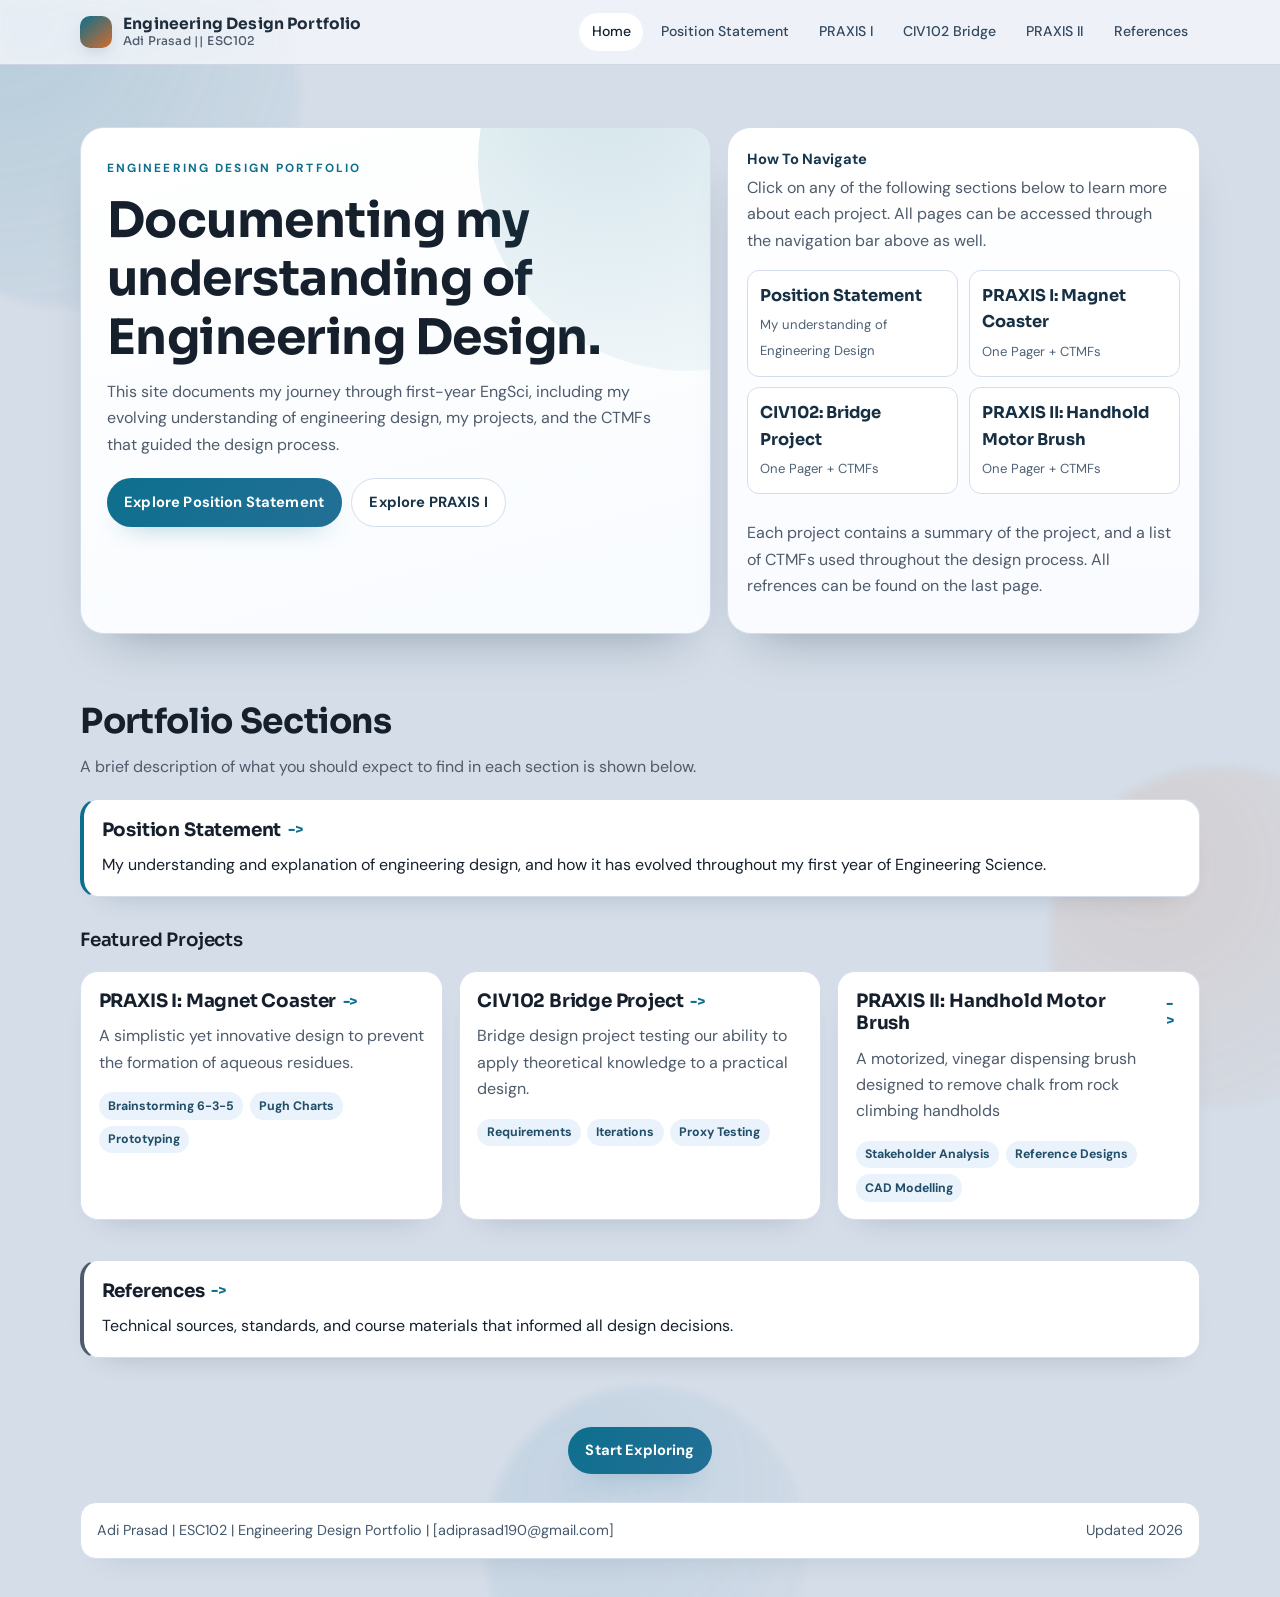
<file: index.html>
<!doctype html>
<html lang="en">
<head>
  <meta charset="UTF-8">
  <meta name="viewport" content="width=device-width, initial-scale=1.0">
  <title>Home | EngSci Portfolio</title>
  <script>document.documentElement.classList.add("js");</script>
  <link rel="preconnect" href="https://fonts.googleapis.com">
  <link rel="preconnect" href="https://fonts.gstatic.com" crossorigin>
  <link href="https://fonts.googleapis.com/css2?family=DM+Sans:wght@400;500;700&family=Sora:wght@400;600;700&display=swap" rel="stylesheet">
  <link rel="stylesheet" href="styles.css">
</head>
<body class="page-home">
  <div class="bg-art" aria-hidden="true">
    <span class="bg-orb orb-a"></span>
    <span class="bg-orb orb-b"></span>
    <span class="bg-orb orb-c"></span>
  </div>

  <header class="site-header">
    <div class="container nav-shell">
      <a class="brand" href="index.html">
        <span class="brand-mark"></span>
        <div style="display: flex; flex-direction: column; line-height: 1.2;">
          <span>Engineering Design Portfolio</span>
          <span style="font-size: 0.75rem; font-weight: 500; color: var(--muted);">Adi Prasad || ESC102</span>
        </div>
      </a>
      <nav class="site-nav" aria-label="Primary">
        <a href="index.html">Home</a>
        <a href="position-statement.html">Position Statement</a>
        <a href="praxis-i-magnet-coaster.html">PRAXIS I</a>
        <a href="civ102-bridge-project.html">CIV102 Bridge</a>
        <a href="praxis-ii-handhold-motor-brush.html">PRAXIS II</a>
        <a href="references.html">References</a>
      </nav>
    </div>
  </header>

  <main>
    <section class="hero">
      <div class="container hero-grid">
        <article class="hero-main reveal">
          <p class="eyebrow">Engineering Design Portfolio</p>
          <h1>Documenting my understanding of Engineering Design.</h1>
          <p>
            This site documents my journey through first-year EngSci, including my evolving understanding of engineering design, my projects, and the CTMFs that guided the design process.
          </p>
          <div class="hero-actions">
            <a class="btn btn-primary" href="position-statement.html">Explore Position Statement</a>
              <a class="btn btn-secondary" href="praxis-i-magnet-coaster.html">Explore PRAXIS I</a>
          </div>
        </article>

        <aside class="hero-panel reveal" data-delay="90">
          <p class="panel-label">How To Navigate</p>
          <p>Click on any of the following sections below to learn more about each project. All pages can be accessed through the navigation bar above as well.</p>
          <div class="metric-grid">
            <div class="metric">
              <a href="position-statement.html">
                <strong>Position Statement</strong>
                <span>My understanding of Engineering Design</span>
              </a>
            </div>
            <div class="metric">
              <a href="praxis-i-magnet-coaster.html">
                <strong>PRAXIS I: Magnet Coaster</strong>
                <span>One Pager + CTMFs</span>
              </a>
            </div>
            <div class="metric">
              <a href="civ102-bridge-project.html">
                <strong>CIV102: Bridge Project</strong>
                <span>One Pager + CTMFs</span>
              </a>
            </div>
            <div class="metric">
              <a href="praxis-ii-handhold-motor-brush.html">
                <strong>PRAXIS II: Handhold Motor Brush</strong>
              <span>One Pager + CTMFs</span>
            </div>
          </div>
          <p>Each project contains a summary of the project, and a list of CTMFs used throughout the design process. All refrences can be found on the last page.</p>
        </aside>
      </div>
    </section>

    <section class="section">
      <div class="container">
        <h2 class="reveal">Portfolio Sections</h2>
        <p class="section-intro reveal" data-delay="70">
          A brief description of what you should expect to find in each section is shown below.
        </p>
        <a class="card link-card reveal" href="position-statement.html" style="margin-bottom: 2rem; display: block; border-left: 4px solid var(--brand); text-decoration: none;">
          <h3>Position Statement</h3>
          <p style="margin: 0; color: var(--text);">My understanding and explanation of engineering design, and how it has evolved throughout my first year of Engineering Science.</p>
        </a>

        <h3 class="reveal" style="margin-bottom: 1.2rem; color: var(--text); font-size: 1.15rem; font-weight: 600;">Featured Projects</h3>
        <div class="cards three" style="margin-bottom: 2.5rem;">
          <a class="card link-card reveal" href="praxis-i-magnet-coaster.html">
            <h3>PRAXIS I: Magnet Coaster</h3>
            <p>A simplistic yet innovative design to prevent the formation of aqueous residues.</p>
            <div class="tag-row">
              <span class="tag">Brainstorming 6-3-5</span>
              <span class="tag">Pugh Charts</span>
              <span class="tag">Prototyping</span>
            </div>
          </a>
          <a class="card link-card reveal" href="civ102-bridge-project.html">
            <h3>CIV102 Bridge Project</h3>
            <p>Bridge design project testing our ability to apply theoretical knowledge to a practical design.</p>
            <div class="tag-row">
              <span class="tag">Requirements</span>
              <span class="tag">Iterations</span>
              <span class="tag">Proxy Testing</span>
            </div>
          </a>
          <a class="card link-card reveal" href="praxis-ii-handhold-motor-brush.html">
            <h3>PRAXIS II: Handhold Motor Brush</h3>
            <p>A motorized, vinegar dispensing brush designed to remove chalk from rock climbing handholds</p>
            <div class="tag-row">
              <span class="tag">Stakeholder Analysis</span>
              <span class="tag">Reference Designs</span>
              <span class="tag">CAD Modelling</span>
            </div>
          </a>
        </div>

        <a class="card link-card reveal" href="references.html" style="display: block; border-left: 4px solid var(--muted); text-decoration: none;">
          <h3>References</h3>
          <p style="margin: 0; color: var(--text);">Technical sources, standards, and course materials that informed all design decisions.</p>
        </a>
      </div>
    </section>
    <div class="reveal" style="display: flex; justify-content: center; margin-top: 2rem;">
              <a href="position-statement.html" class="btn btn-primary">Start Exploring</a>
            </div>
          </div>
        </section> 




  <footer class="site-footer">
    <div class="container">
      <div class="footer-panel">
        <p>Adi Prasad | ESC102  | Engineering Design Portfolio | [adiprasad190@gmail.com] </p>
        <p>Updated <span data-year></span></p>
      </div>
    </div>
  </footer>

  <script src="script.js"></script>
</body>
</html>
</file>
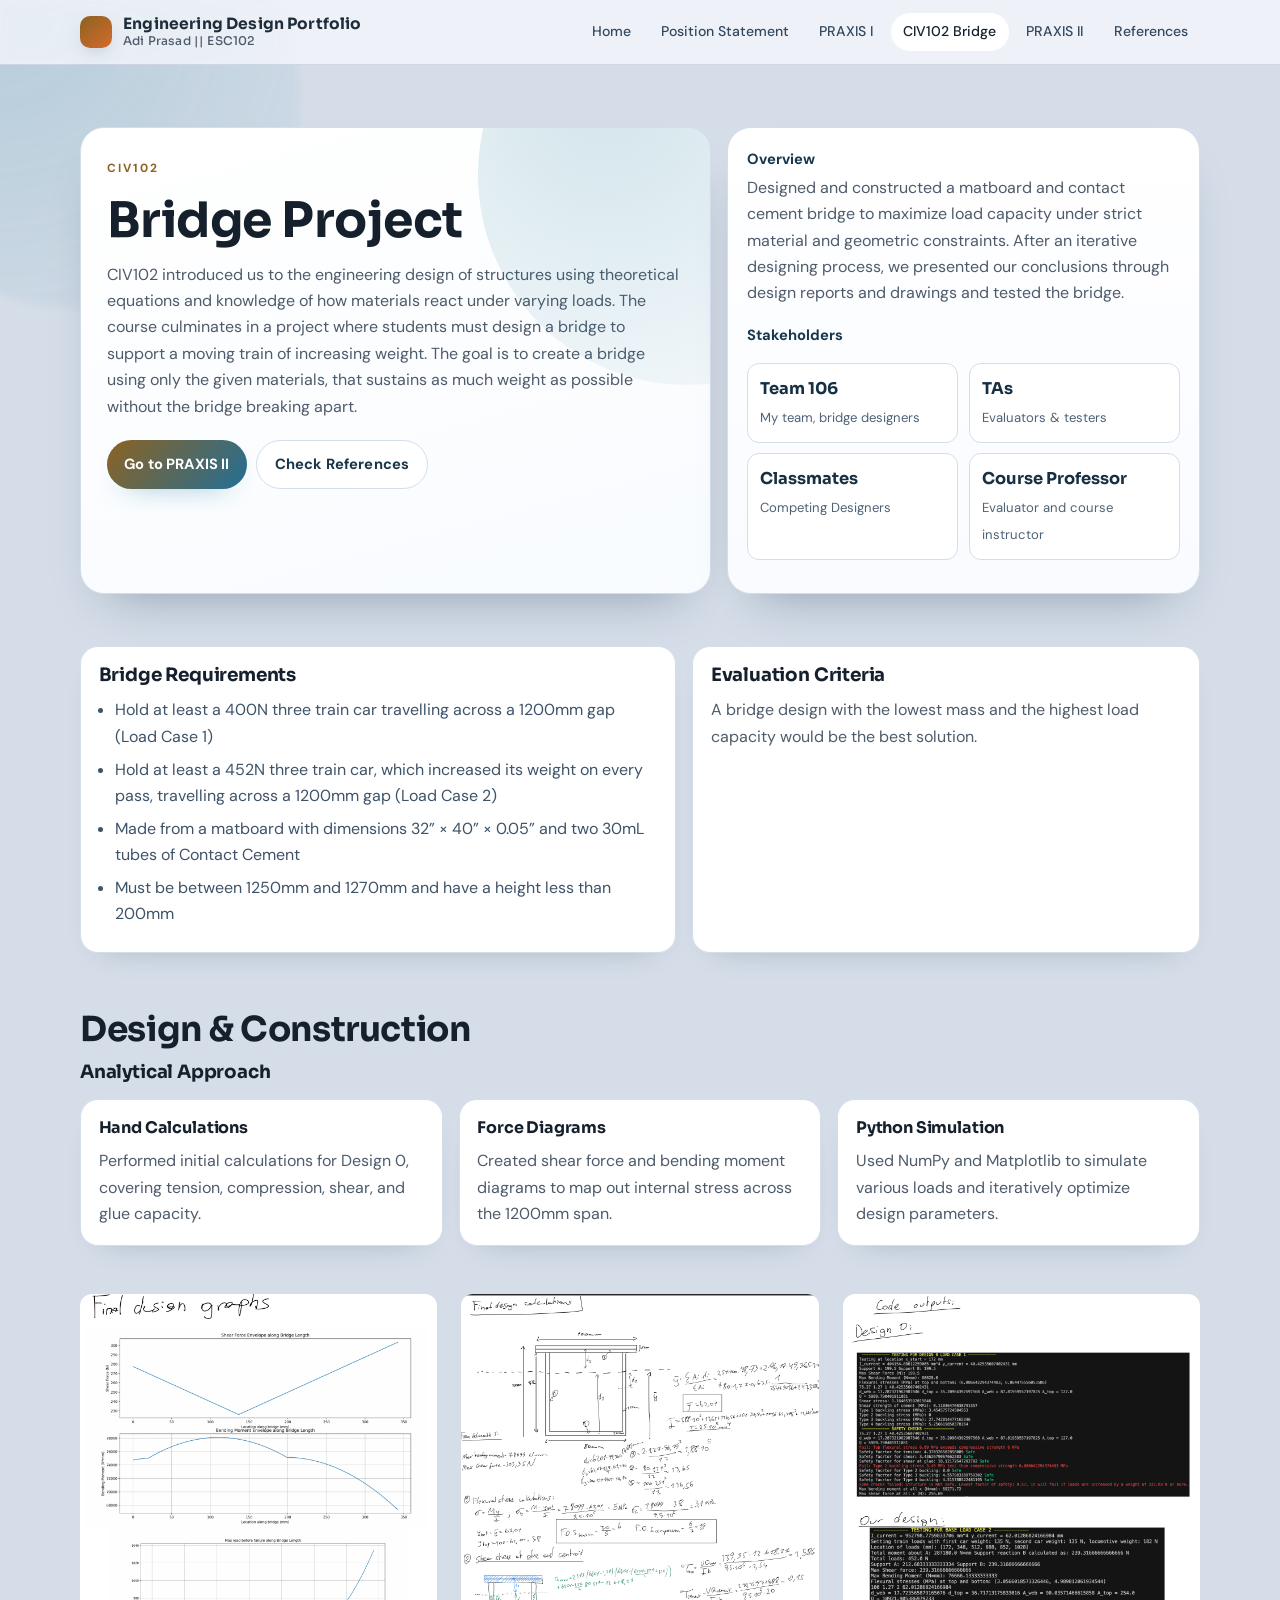
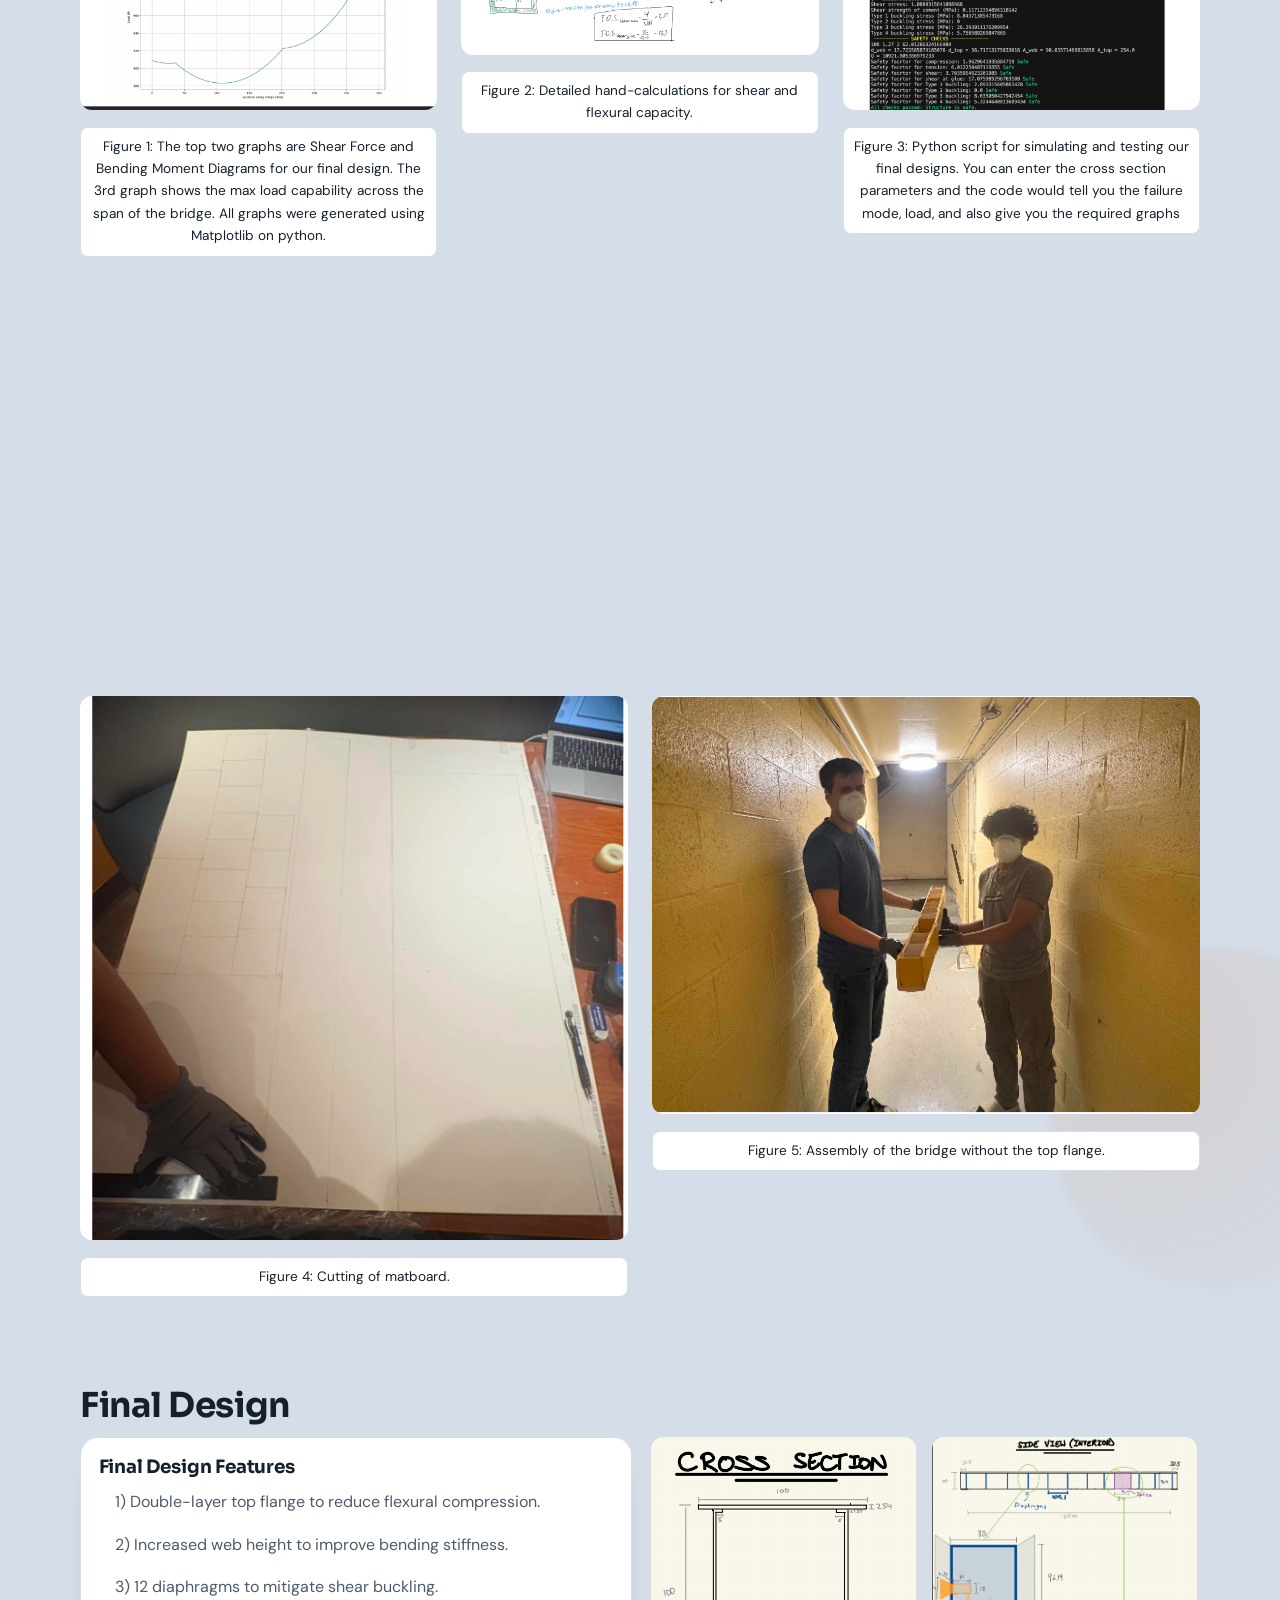
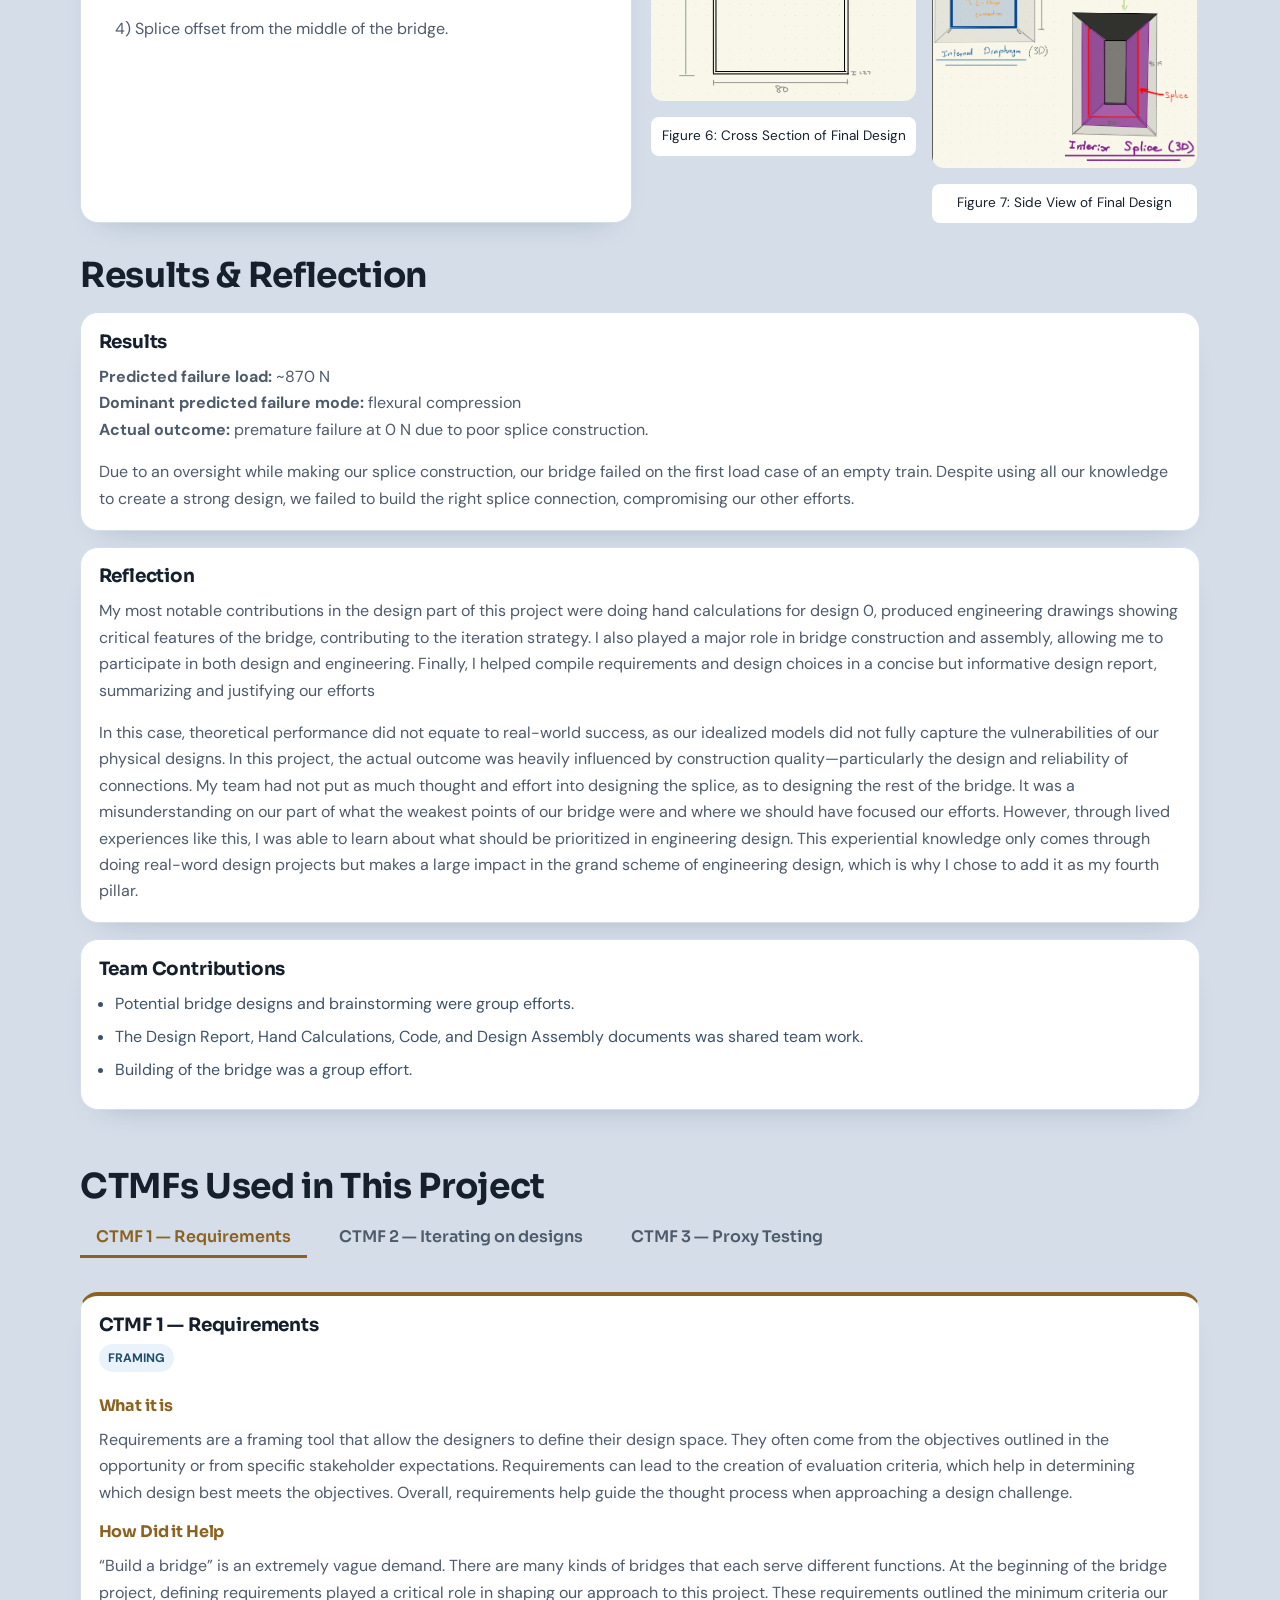
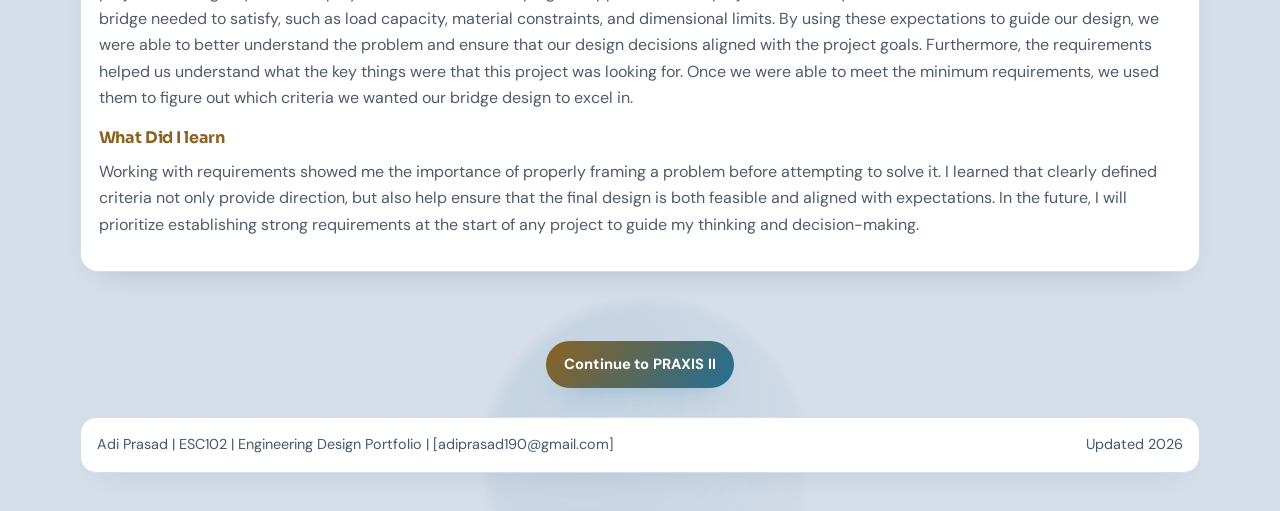
<file: civ102-bridge-project.html>
<!doctype html>
<html lang="en">
<head>
  <meta charset="UTF-8">
  <meta name="viewport" content="width=device-width, initial-scale=1.0">
  <title>CIV102 Bridge Project | EngSci Portfolio</title>
  <script>document.documentElement.classList.add("js");</script>
  <link rel="preconnect" href="https://fonts.googleapis.com">
  <link rel="preconnect" href="https://fonts.gstatic.com" crossorigin>
  <link href="https://fonts.googleapis.com/css2?family=DM+Sans:wght@400;500;700&family=Sora:wght@400;600;700&display=swap" rel="stylesheet">
  <link rel="stylesheet" href="styles.css">
</head>
<body class="page-civ102">
  <div class="bg-art" aria-hidden="true">
    <span class="bg-orb orb-a"></span>
    <span class="bg-orb orb-b"></span>
    <span class="bg-orb orb-c"></span>
  </div>

  <header class="site-header">
    <div class="container nav-shell">
      <a class="brand" href="index.html">
        <span class="brand-mark"></span>
        <div style="display: flex; flex-direction: column; line-height: 1.2;">
          <span>Engineering Design Portfolio</span>
          <span style="font-size: 0.75rem; font-weight: 500; color: var(--muted);">Adi Prasad || ESC102</span>
        </div>
      </a>
      <nav class="site-nav" aria-label="Primary">
        <a href="index.html">Home</a>
        <a href="position-statement.html">Position Statement</a>
        <a href="praxis-i-magnet-coaster.html">PRAXIS I</a>
        <a href="civ102-bridge-project.html">CIV102 Bridge</a>
        <a href="praxis-ii-handhold-motor-brush.html">PRAXIS II</a>
        <a href="references.html">References</a>
      </nav>
    </div>
  </header>

  <main>
    <section class="hero">
      <div class="container hero-grid">
        <article class="hero-main reveal">
          <p class="eyebrow">CIV102</p>
          <h1>Bridge Project</h1>
          <p>
            CIV102 introduced us to the engineering design of structures using theoretical equations and knowledge of how materials react under varying loads. The course culminates in a project where students must design a bridge to support a moving train of increasing weight. The goal is to create a bridge using only the given materials, that sustains as much weight as possible without the bridge breaking apart.
          </p>
          <div class="hero-actions">
            <a class="btn btn-primary" href="praxis-ii-handhold-motor-brush.html">Go to PRAXIS II</a>
            <a class="btn btn-secondary" href="references.html">Check References</a>
          </div>
        </article>

        <aside class="hero-panel reveal" data-delay="90">
          <p class="panel-label">Overview</p>
          <p>
            Designed and constructed a matboard and contact cement bridge to maximize load capacity under strict material and geometric constraints. After an iterative designing process, we presented our conclusions through design reports and drawings and tested the bridge.
          </p>
          <p class="panel-label">Stakeholders</p>
          <div class="metric-grid">
            <div class="metric">
              <strong>Team 106</strong>
              <span>My team, bridge designers</span>
            </div>
            <div class="metric">
              <strong>TAs</strong>
              <span>Evaluators & testers</span>
            </div>
            <div class="metric">
              <strong>Classmates</strong>
              <span>Competing Designers</span>
            </div>
            <div class="metric">
              <strong>Course Professor</strong>
              <span>Evaluator and course instructor</span>
            </div>
          </div>
        </aside>
      </div>
    </section>

    <section class="section">
      <div class="container split">
        <article class="card reveal">
        <h3>Bridge Requirements</h3>
          <ul class="clean-list">
            <li>Hold at least a 400N three train car travelling across a 1200mm gap (Load Case 1)</li>
            <li>Hold at least a 452N three train car, which increased its weight on every pass, travelling across a 1200mm gap (Load Case 2)</li>
            <li>Made from a matboard with dimensions 32” × 40” × 0.05” and two 30mL tubes of Contact Cement</li>
            <li>Must be between 1250mm and 1270mm and have a height less than 200mm</li>
          </ul>
        </article>
        <article class="card reveal" data-delay="80">
          <h3>Evaluation Criteria</h3>
          <p>A bridge design with the lowest mass and the highest load capacity would be the best solution.</p>
        </article>
      </div>
    </section>

    <section class="section">
      <div class="container">
        <h2 class="reveal">Design & Construction</h2>
        <h3 class="reveal" style="margin-bottom: 1rem; font-size: 1.15rem; color: var(--text-heading);">Analytical Approach</h3>
        <div class="cards three" style="margin-bottom: 3rem;">
          <article class="card reveal">
            <h4>Hand Calculations</h4>
            <p>Performed initial calculations for Design 0, covering tension, compression, shear, and glue capacity.</p>
          </article>
          <article class="card reveal" data-delay="30">
            <h4>Force Diagrams</h4>
            <p>Created shear force and bending moment diagrams to map out internal stress across the 1200mm span.</p>
          </article>
          <article class="card reveal" data-delay="60">
            <h4>Python Simulation</h4>
            <p>Used NumPy and Matplotlib to simulate various loads and iteratively optimize design parameters.</p>
          </article>
        </div>

        <div class="reveal" style="display: flex; gap: 1.5rem; flex-wrap: wrap; justify-content: center; margin-bottom: 4rem;">
          <figure style="flex: 1 1 300px; margin: 0;">
            <img src="Graphs.png" alt="Simulation Graphs" style="width: 100%; border-radius: 12px; box-shadow: var(--shadow-sm); object-fit: contain;">
            <figcaption style="text-align: center; font-size: 0.85rem; color: var(--text); margin-top: 0.5rem; background: var(--surface); padding: 0.5rem; border-radius: 8px; border: 1px solid var(--line);">Figure 1: The top two graphs are Shear Force and Bending Moment Diagrams for our final design. The 3rd graph shows the max load capability across the span of the bridge. All graphs were generated using Matplotlib on python.</figcaption>
          </figure>
          <figure style="flex: 1 1 300px; margin: 0;">
            <img src="Calculations.png" alt="Hand Calculations" style="width: 100%; border-radius: 12px; box-shadow: var(--shadow-sm); object-fit: contain;">
            <figcaption style="text-align: center; font-size: 0.85rem; color: var(--text); margin-top: 0.5rem; background: var(--surface); padding: 0.5rem; border-radius: 8px; border: 1px solid var(--line);">Figure 2: Detailed hand-calculations for shear and flexural capacity.</figcaption>
          </figure>
          <figure style="flex: 1 1 300px; margin: 0;">
            <img src="Code.png" alt="Python Simulation Code" style="width: 100%; border-radius: 12px; box-shadow: var(--shadow-sm); object-fit: contain;">
            <figcaption style="text-align: center; font-size: 0.85rem; color: var(--text); margin-top: 0.5rem; background: var(--surface); padding: 0.5rem; border-radius: 8px; border: 1px solid var(--line);">Figure 3: Python script for simulating and testing our final designs. You can enter the cross section parameters and the code would tell you the failure mode, load, and also give you the required graphs</figcaption>
          </figure>
        </div>

        <h3 class="reveal" style="margin-bottom: 1.5rem; font-size: 1.15rem; color: var(--text-heading);">Construction Process</h3>
        <div class="timeline reveal" style="margin-bottom: 3rem;">
          <div class="timeline-item">
            <strong>Step 1: Matboard Preparation</strong>
            <p>Cutting of individual matboard pieces to prepare for assembly.</p>
          </div>
          <div class="timeline-item" data-delay="40">
            <strong>Step 2: Reinforcement & Splices</strong>
            <p>Installing diaphragms to mitigate shear buckling and gluing the splice sections with contact cement.</p>
          </div>
          <div class="timeline-item" data-delay="80">
            <strong>Step 3: Final Assembly & Cure</strong>
            <p>Mounting the top flange and allowing the completed bridge to cure for a minimum of 48 hours before testing.</p>
          </div>
        </div>

        <div class="reveal" style="display: flex; gap: 1.5rem; flex-wrap: wrap; justify-content: center; margin-bottom: 2rem;">
          <figure style="flex: 1 1 400px; margin: 0;">
            <img src="CuttingMatboard.png" alt="Cutting matboard pieces" style="width: 100%; border-radius: 12px; box-shadow: var(--shadow-sm); object-fit: cover;">
            <figcaption style="text-align: center; font-size: 0.85rem; color: var(--text); margin-top: 0.5rem; background: var(--surface); padding: 0.5rem; border-radius: 8px; border: 1px solid var(--line);">Figure 4: Cutting of matboard.</figcaption>
          </figure>
          <figure style="flex: 1 1 400px; margin: 0;">
            <img src="Construction.png" alt="Bridge assembly phase" style="width: 100%; border-radius: 12px; box-shadow: var(--shadow-sm); object-fit: cover;">
            <figcaption style="text-align: center; font-size: 0.85rem; color: var(--text); margin-top: 0.5rem; background: var(--surface); padding: 0.5rem; border-radius: 8px; border: 1px solid var(--line);">Figure 5: Assembly of the bridge without the top flange.</figcaption>
          </figure>
        </div>
      </div>
    </section>

    <section class="section">
      <div class="container">
        <h2 class="reveal">Final Design</h2>
        <div class="cards two">
          <article class="card reveal">
            <h3>Final Design Features</h3>
            <ul class="clean-list">
              <p>1) Double-layer top flange to reduce flexural compression.</p>
              <p>2) Increased web height to improve bending stiffness.</p>
              <p>3) 12 diaphragms to mitigate shear buckling.</p>
              <p>4) Splice offset from the middle of the bridge.</p>
            </ul>
          </article>
          <article class="card reveal" data-delay="40" style="display: flex; gap: 1rem; flex-direction: row; justify-content: center; align-items: flex-start; outline: none; border: none; background: transparent; padding: 0; box-shadow: none;">
            <figure style="width: 48%; margin: 0;">
              <img src="cross-section.png" alt="Cross Section of Final Design" style="width: 100%; border-radius: 12px; object-fit: contain; box-shadow: var(--shadow-sm);">
              <figcaption style="text-align: center; font-size: 0.85rem; color: var(--text); margin-top: 0.5rem; background: var(--surface); padding: 0.5rem; border-radius: 8px; border: 1px solid var(--surface-border);">Figure 6: Cross Section of Final Design</figcaption>
            </figure>
            <figure style="width: 48%; margin: 0;">
              <img src="side-view.png" alt="Side View of Final Design" style="width: 100%; border-radius: 12px; object-fit: contain; box-shadow: var(--shadow-sm);">
              <figcaption style="text-align: center; font-size: 0.85rem; color: var(--text); margin-top: 0.5rem; background: var(--surface); padding: 0.5rem; border-radius: 8px; border: 1px solid var(--surface-border);">Figure 7: Side View of Final Design</figcaption>
            </figure>
          </article>
        </div>

        <h2 class="reveal" style="margin-top: 2rem;">Results & Reflection</h2>
        <div class="cards" style="margin-top: 1rem;">
          <article class="card reveal">
            <h3>Results</h3>
            <p><strong>Predicted failure load:</strong> ~870 N<br/>
            <strong>Dominant predicted failure mode:</strong> flexural compression<br/>
            <strong>Actual outcome:</strong> premature failure at 0 N due to poor splice construction.</p>
            <p>Due to an oversight while making our splice construction, our bridge failed on the first load case of an empty train. Despite using all our knowledge to create a strong design, we failed to build the right splice connection, compromising our other efforts. </p> 
          </article>
          <article class="card reveal" data-delay="40">
            <h3>Reflection</h3>
            <p>My most notable contributions in the design part of this project were doing hand calculations for design 0, produced engineering drawings showing critical features of the bridge, contributing to the iteration strategy. I also played a major role in bridge construction and assembly, allowing me to participate in both design and engineering. Finally, I helped compile requirements and design choices in a concise but informative design report, summarizing and justifying our efforts</p>
            <p>In this case, theoretical performance did not equate to real-world success, as our idealized models did not fully capture the vulnerabilities of our physical designs. In this project, the actual outcome was heavily influenced by construction quality—particularly the design and reliability of connections. My team had not put as much thought and effort into designing the splice, as to designing the rest of the bridge. It was a misunderstanding on our part of what the weakest points of our bridge were and where we should have focused our efforts. However, through lived experiences like this, I was able to learn about what should be prioritized in engineering design. This experiential knowledge only comes through doing real-word design projects but makes a large impact in the grand scheme of engineering design, which is why I chose to add it as my fourth pillar. </p>
          </article>
          <article class="card reveal" data-delay="40">
            <h3>Team Contributions</h3>
            <ul class="clean-list" style="margin-bottom: 0.5rem;">
              <li>Potential bridge designs and brainstorming were group efforts.</li>
              <li>The Design Report, Hand Calculations, Code, and Design Assembly documents was shared team work.</li>
              <li>Building of the bridge was a group effort.</li>
            </ul>
          </article>
        </div>
      </div>
    </section>

    <section class="section">
      <div class="container tabs-container">
        <h2 class="reveal">CTMFs Used in This Project</h2>
        <div class="tabs-header reveal" data-delay="60">
          <button class="tab-btn active" data-target="#ctmf-1">CTMF 1 — Requirements</button>
          <button class="tab-btn" data-target="#ctmf-2">CTMF 2 — Iterating on designs</button>
          <button class="tab-btn" data-target="#ctmf-3">CTMF 3 — Proxy Testing</button>
        </div>
        
        <div class="tab-pane active" id="ctmf-1">
          <article class="card reveal" style="border-top: 4px solid var(--hero-accent, var(--brand));">
            <h3 style="margin-bottom: 0.5rem;">CTMF 1 — Requirements</h3>
            <span class="tag" style="margin-bottom: 1.5rem; display: inline-block;">FRAMING</span>
            
            <h4 style="color: var(--hero-accent, var(--brand)); margin-bottom: 0.75rem;">What it is</h4>
            <p style="margin-bottom: 1rem;">
            Requirements are a framing tool that allow the designers to define their design space. They often come from the objectives outlined in the opportunity or from specific stakeholder expectations. Requirements can lead to the creation of evaluation criteria, which help in determining which design best meets the objectives. Overall, requirements help guide the thought process when approaching a design challenge. 
            </p>
            <h4 style="color: var(--hero-accent, var(--brand)); margin-bottom: 0.75rem;">How Did it Help</h4>
            <p style="margin-bottom: 1rem;">
            “Build a bridge” is an extremely vague demand. There are many kinds of bridges that each serve different functions. At the beginning of the bridge project, defining requirements played a critical role in shaping our approach to this project. These requirements outlined the minimum criteria our bridge needed to satisfy, such as load capacity, material constraints, and dimensional limits. By using these expectations to guide our design, we were able to better understand the problem and ensure that our design decisions aligned with the project goals. Furthermore, the requirements helped us understand what the key things were that this project was looking for. Once we were able to meet the minimum requirements, we used them to figure out which criteria we wanted our bridge design to excel in.   
            </p>
            <h4 style="color: var(--hero-accent, var(--brand)); margin-bottom: 0.75rem;">What Did I learn</h4>
            <p style="margin-bottom: 1rem;">
            Working with requirements showed me the importance of properly framing a problem before attempting to solve it. I learned that clearly defined criteria not only provide direction, but also help ensure that the final design is both feasible and aligned with expectations. In the future, I will prioritize establishing strong requirements at the start of any project to guide my thinking and decision-making.
            </p>
          </article>
        </div>
        
        <div class="tab-pane" id="ctmf-2">
          <article class="card" style="border-top: 4px solid var(--hero-accent, var(--brand));">
            <h3 style="margin-bottom: 0.5rem;">CTMF 2 — Iterating on designs</h3>
            <span class="tag" style="margin-bottom: 1.5rem; display: inline-block;">DIVERGING</span>
            
            <h4 style="color: var(--hero-accent, var(--brand)); margin-bottom: 0.75rem;">What it is</h4>
            <p style="margin-bottom: 1rem;">
             When it came to developing our solution, we used iterating on designs as a diverging tool. Iterating involves repeatedly modifying and refining a design to explore multiple possible solutions. Iteration works by cycling through repeated versions of a design, where each version introduces changes based on feedback, testing, or new ideas. Iterating on designs helps expand the design space by introducing new ideas.</p>
            <div style="display: flex; gap: 2.5rem; align-items: flex-start; flex-wrap: wrap;">
              <div style="flex: 1; min-width: 300px;">
                <h4 style="color: var(--hero-accent, var(--brand)); margin-bottom: 0.75rem;">How Did it Help</h4>
                <p style="margin-bottom: 1.5rem;">
                  Iterating on designs allowed us to continuously improve our cross-section design to perform better against the evaluation criteria. Each prototype gave us an additional option to choose from and test and also helped us better understand what influenced the strength of our bridge design. After doing calculations for each iteration, we were able to use the results we got to guide improvements. For example, recognizing that increasing the glue tab width would increase the strength of our design was an iteration that made it to our final design. Over time, this helped us identify crucial design features that formed the fundamental parts of our final bridge design.
                </p>
                <h4 style="color: var(--hero-accent, var(--brand)); margin-bottom: 0.75rem;">What Did I learn</h4>
                <p style="margin-bottom: 1rem;">
                  Using iteration taught me that strong designs rarely emerge fully formed—they develop over time through repeated refinement. I learned that progress often comes from exploring multiple versions rather than perfecting a single idea early. Moving forward, I will use iteration more deliberately to ensure I explore a wider range of possibilities before converging on a final design.
                </p>
              </div>
              <div style="flex: 0 0 320px; display: flex; flex-direction: column; gap: 1.5rem; min-width: 300px; margin-top: 1rem;">
                <figure style="margin: 0;">
                  <img src="Iteration 1.png" alt="Bridge design iteration 1" style="width: 100%; border-radius: 12px; box-shadow: var(--shadow-sm);">
                  <figcaption style="text-align: center; font-size: 0.8rem; color: var(--muted); margin-top: 0.5rem;">Figure 8: Design Iteration 1 — Doubling top flange thickness.</figcaption>
                </figure>
                <figure style="margin: 0;">
                  <img src="Iteration 3.png" alt="Bridge design iteration 3" style="width: 100%; border-radius: 12px; box-shadow: var(--shadow-sm);"> 
                  <figcaption style="text-align: center; font-size: 0.8rem; color: var(--muted); margin-top: 0.5rem;">Figure 9: Design Iteration 3 — Increasing glue tab width.</figcaption>
                </figure>
              </div>
            </div>
          </article>
        </div>
        
        <div class="tab-pane" id="ctmf-3">
          <article class="card" style="border-top: 4px solid var(--hero-accent, var(--brand));">
            <h3 style="margin-bottom: 0.5rem;">CTMF 3 — Proxy Testing</h3>
            <span class="tag" style="margin-bottom: 1.5rem; display: inline-block;">REPRESENTING</span>
            
            <div style="display: flex; gap: 2rem; align-items: flex-start; flex-wrap: wrap; margin-bottom: 2rem; margin-top: 1rem;">
              <figure style="flex: 0 0 380px; margin: 0; min-width: 300px;">
                <img src="Code.png" alt="Python Proxy Testing Code" style="width: 100%; border-radius: 12px; box-shadow: var(--shadow-sm);">
                <figcaption style="text-align: center; font-size: 0.8rem; color: var(--muted); margin-top: 0.5rem;">Figure 10: Python script developed for proxy testing of bridge iterations.</figcaption>
              </figure>
              <div style="flex: 1; min-width: 300px;">
                <h4 style="color: var(--hero-accent, var(--brand)); margin-bottom: 0.75rem;">What it is</h4>
                <p style="margin-bottom: 1rem;">
                 We used proxy testing as a representing tool to test our design and learn how it would react under the predicted load cases. Proxy testing works by using indirect representations such as simulations, calculations, or code to approximate how a system would behave in real life when physical prototyping is not possible. It is extremely useful as it allows the designers to represent and demonstrate the intended function of the design when it is not feasible to create a fully working prototype.
                </p>
                <h4 style="color: var(--hero-accent, var(--brand)); margin-bottom: 0.75rem;">How Did it Help</h4>
                <p style="margin-bottom: 1rem;">
                  Proxy testing allowed us to evaluate performance despite constraints in time, materials, and fabrication. By using code-based simulations, we were able to test bridge behaviour, make iterations to our design, and compare results without building a physical bridge prototype. This made it easier to explore multiple scenarios quickly and identify important features during the design process. Furthermore, with code there was no concern about building multiple prototypes. Performing proxy testing with code allowed extensive repetition and testing.  
                </p>
              </div>
            </div>
            <h4 style="color: var(--hero-accent, var(--brand)); margin-bottom: 0.75rem;">What Did I learn</h4>
            <p style="margin-bottom: 1rem;">
              Using proxy testing showed me how using the right representing tools for a design can be just as valuable as physical testing in engineering design. I learned that simulations and code can effectively model system behaviour and support decision-making when real-world testing is limited. Moving forward, I will use proxy testing earlier in the design process to validate ideas before committing to fabrication. Moreover, proxy testing can help build an argument when trying to recommend a design because it proves that certain features work in practical applications.
          </article>
        </div>
      </div>
    </section>

  <div class="reveal" style="display: flex; justify-content: center; margin-top: 2rem;">
    <a href="praxis-ii-handhold-motor-brush.html" class="btn btn-primary">Continue to PRAXIS II</a>
  </div>

  <footer class="site-footer">
    <div class="container">
      <div class="footer-panel">
        <p>Adi Prasad | ESC102  | Engineering Design Portfolio | [adiprasad190@gmail.com] </p>
        <p>Updated <span data-year></span></p>
      </div>
    </div>
  </footer>

  <script src="script.js"></script>
</body>
</html>
</file>
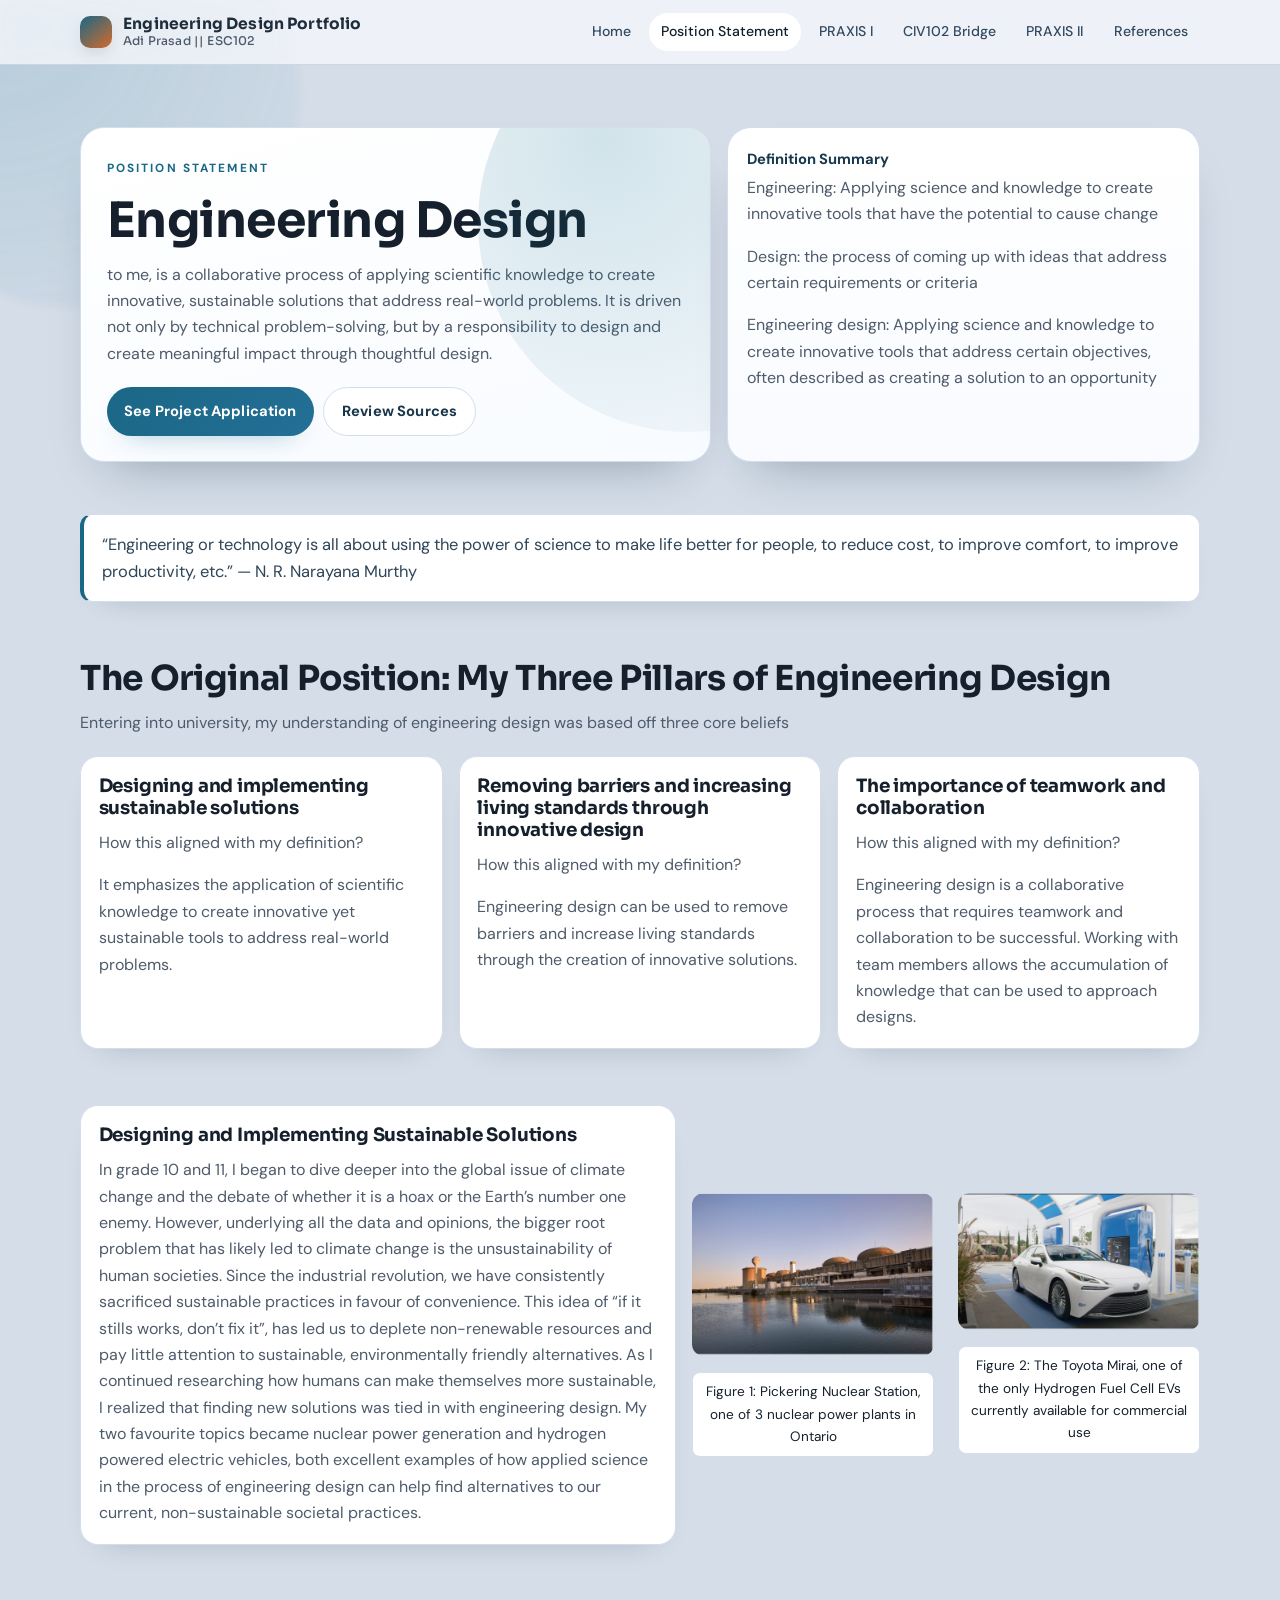
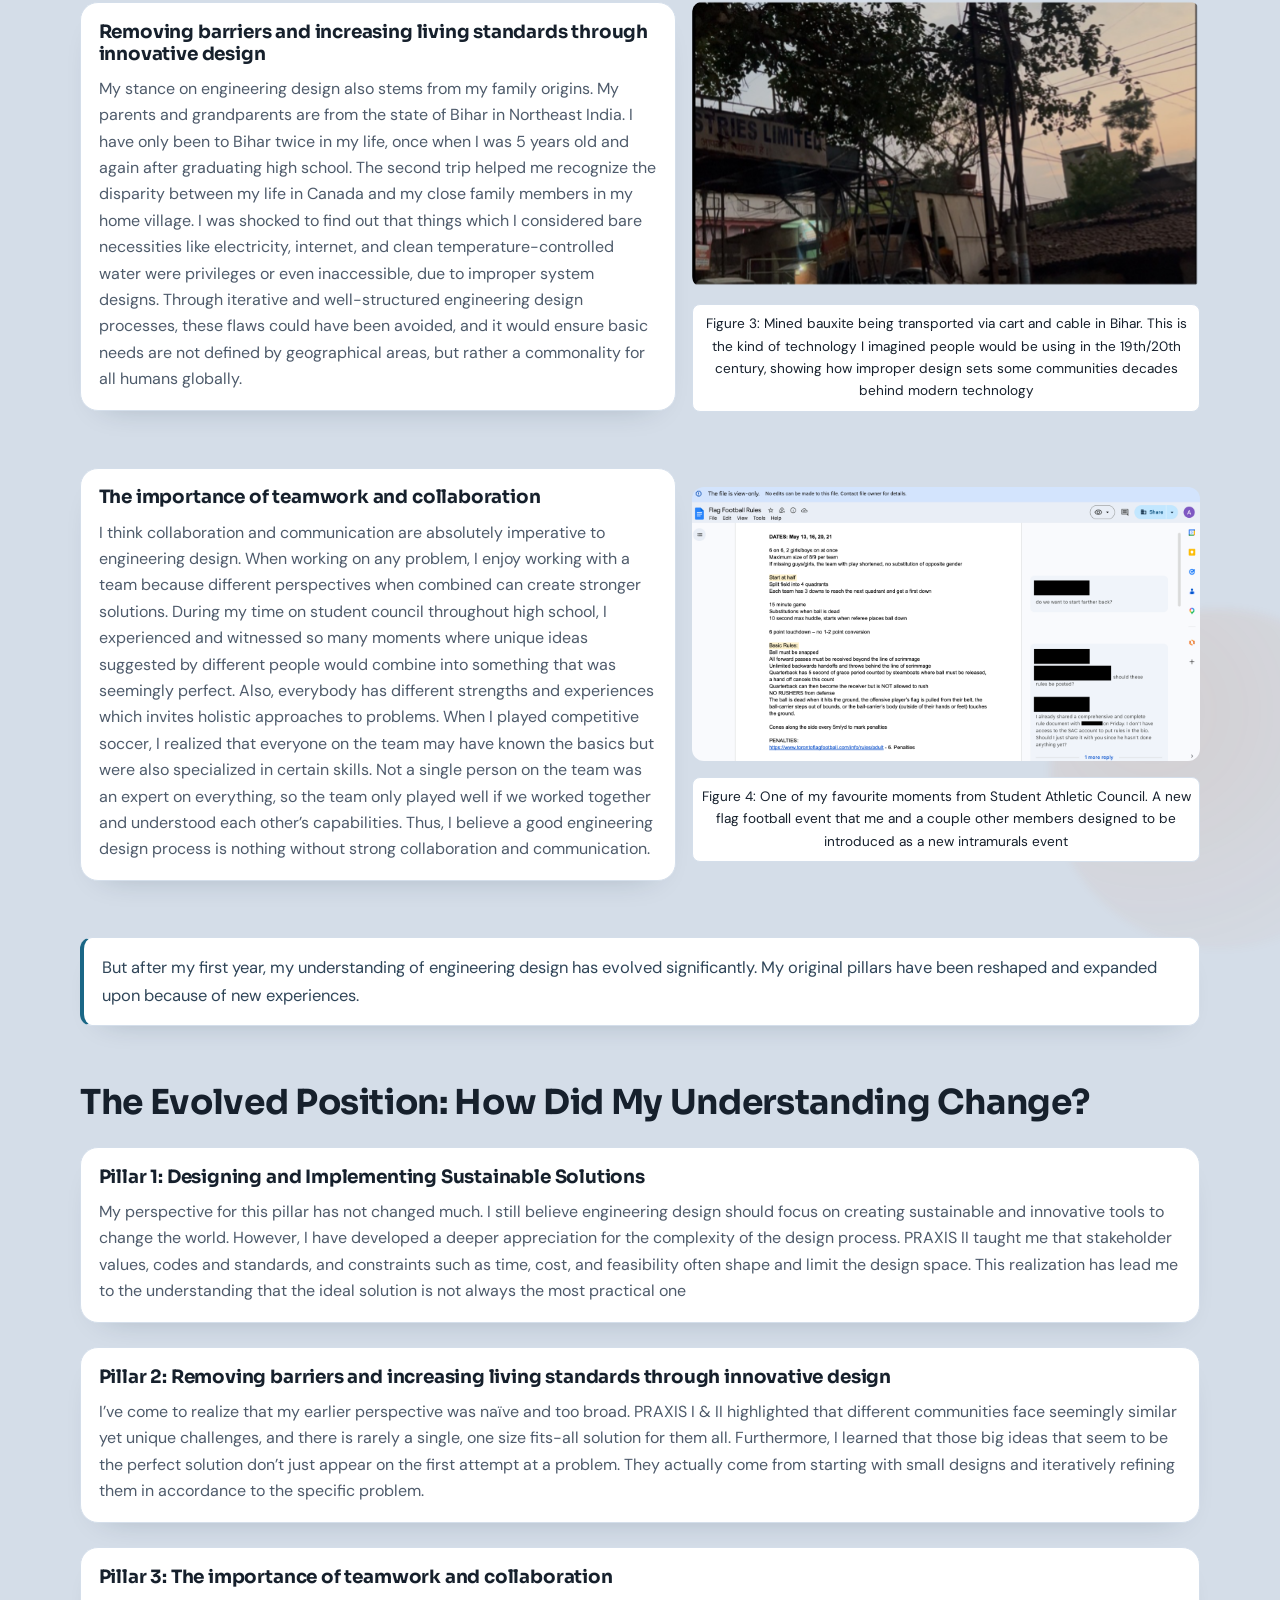
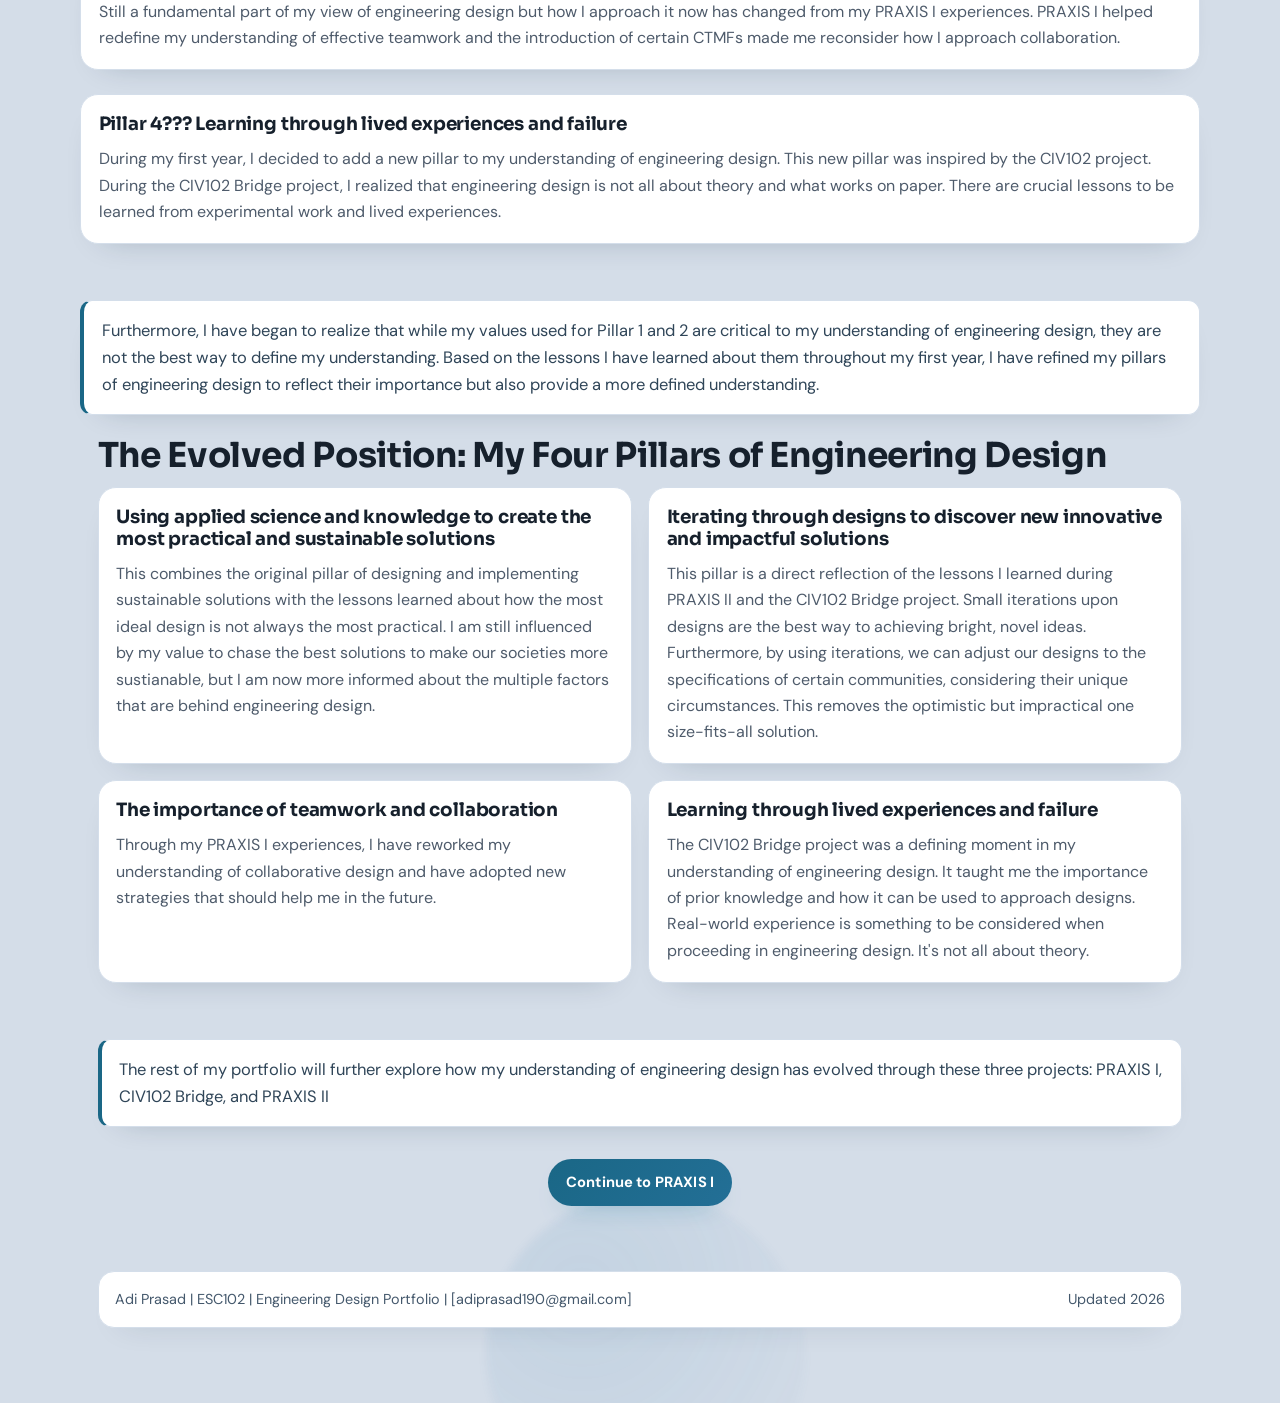
<file: position-statement.html>
<!doctype html>
<html lang="en">
<head>
  <meta charset="UTF-8">
  <meta name="viewport" content="width=device-width, initial-scale=1.0">
  <title>Position Statement | EngSci Portfolio</title>
  <script>document.documentElement.classList.add("js");</script>
  <link rel="preconnect" href="https://fonts.googleapis.com">
  <link rel="preconnect" href="https://fonts.gstatic.com" crossorigin>
  <link href="https://fonts.googleapis.com/css2?family=DM+Sans:wght@400;500;700&family=Sora:wght@400;600;700&display=swap" rel="stylesheet">
  <link rel="stylesheet" href="styles.css">
</head>
<body class="page-position">
  <div class="bg-art" aria-hidden="true">
    <span class="bg-orb orb-a"></span>
    <span class="bg-orb orb-b"></span>
    <span class="bg-orb orb-c"></span>
  </div>

  <header class="site-header">
    <div class="container nav-shell">
      <a class="brand" href="index.html">
        <span class="brand-mark"></span>
        <div style="display: flex; flex-direction: column; line-height: 1.2;">
          <span>Engineering Design Portfolio</span>
          <span style="font-size: 0.75rem; font-weight: 500; color: var(--muted);">Adi Prasad || ESC102</span>
        </div>
      </a>
      <nav class="site-nav" aria-label="Primary">
        <a href="index.html">Home</a>
        <a href="position-statement.html">Position Statement</a>
        <a href="praxis-i-magnet-coaster.html">PRAXIS I</a>
        <a href="civ102-bridge-project.html">CIV102 Bridge</a>
        <a href="praxis-ii-handhold-motor-brush.html">PRAXIS II</a>
        <a href="references.html">References</a>
      </nav>
    </div>
  </header>

  <main>
    <section class="hero">
      <div class="container hero-grid">
        <article class="hero-main reveal">
          <p class="eyebrow">Position Statement</p>
          <h1>Engineering Design</h1>
          <p>
            to me, is a collaborative process of applying scientific knowledge to create innovative, sustainable solutions that address real-world problems. It is driven not only by technical problem-solving, but by a responsibility to design and create meaningful impact through thoughtful design.
          <div class="hero-actions">
            <a class="btn btn-primary" href="praxis-i-magnet-coaster.html">See Project Application</a>
            <a class="btn btn-secondary" href="references.html">Review Sources</a>
          </div>
        </article>

        <aside class="hero-panel reveal" data-delay="90">
          <p class="panel-label">Definition Summary</p>
          <p>Engineering: Applying science and knowledge to create innovative tools that have the potential to cause change <p> 
          <p>Design: the process of coming up with ideas that address certain requirements or criteria</p>
          <p>Engineering design: Applying science and knowledge to create innovative tools that address certain objectives, often described as creating a solution to an opportunity</p>

        </aside>
      </div>
    </section>

    <section class="section">
      <div class="container">
        <blockquote class="statement-quote reveal">
          <p>
            “Engineering or technology is all about using the power of science to make life better for people, to reduce cost, to improve comfort, to improve productivity, etc.” — N. R. Narayana Murthy
          </p>
        </blockquote>
      </div>
    </section>

    <section class="section">
      <div class="container">
        <h2 class="reveal">The Original Position: My Three Pillars of Engineering Design</h2>
        <p class="section-intro reveal" data-delay="70">
          Entering into university, my understanding of engineering design was based off three core beliefs </p>
        <div class="cards three">
          <article class="card reveal">
            <h3>Designing and implementing sustainable solutions</h3>
            <p>How this aligned with my definition?</p>
            <p>It emphasizes the application of scientific knowledge to create innovative yet sustainable tools to address real-world problems.</p>
          </article>
          <article class="card reveal">
            <h3>Removing barriers and increasing living standards through innovative design</h3>
            <p>How this aligned with my definition?</p>
            <p>Engineering design can be used to remove barriers and increase living standards through the creation of innovative solutions.</p>
          </article>
          <article class="card reveal">
            <h3>The importance of teamwork and collaboration</h3>
            <p>How this aligned with my definition?</p>
            <p>Engineering design is a collaborative process that requires teamwork and collaboration to be successful. Working with team members allows the accumulation of knowledge that can be used to approach designs.</p>
          </article>
        </div>
      </div>
    </section>

    <section class="section">
      <div class="container split" style="max-width: 1350px; align-items: center;">
        <article class="card reveal">
          <h3>Designing and Implementing Sustainable Solutions</h3>
          <p>
            In grade 10 and 11, I began to dive deeper into the global issue of climate change and the debate of whether it is a hoax or the Earth’s number one enemy. However, underlying all the data and opinions, the bigger root problem that has likely led to climate change is the unsustainability of human societies. Since the industrial revolution, we have consistently sacrificed sustainable practices in favour of convenience. This idea of “if it stills works, don’t fix it”, has led us to deplete non-renewable resources and pay little attention to sustainable, environmentally friendly alternatives. As I continued researching how humans can make themselves more sustainable, I realized that finding new solutions was tied in with engineering design. My two favourite topics became nuclear power generation and hydrogen powered electric vehicles, both excellent examples of how applied science in the process of engineering design can help find alternatives to our current, non-sustainable societal practices. 
          </p>
        </article>
        <div class="reveal" data-delay="80" style="display: flex; flex-direction: row; flex-wrap: wrap; gap: 1.5rem; justify-content: center; align-items: flex-start;">
          <figure style="margin: 0; flex: 1 1 45%; min-width: 200px;">
            <img src="nuclear.png" alt="Nuclear Power Generation" style="width: 100%; border-radius: 12px; box-shadow: var(--shadow-sm); object-fit: cover;">
            <figcaption style="text-align: center; font-size: 0.85rem; color: var(--text); margin-top: 0.5rem; background: var(--surface); padding: 0.5rem; border-radius: 8px; border: 1px solid var(--line);">Figure 1: Pickering Nuclear Station, one of 3 nuclear power plants in Ontario</figcaption>
          </figure>
          <figure style="margin: 0; flex: 1 1 45%; min-width: 200px;">
            <img src="fuelcell.png" alt="Hydrogen Powered Electric Vehicles" style="width: 100%; border-radius: 12px; box-shadow: var(--shadow-sm); object-fit: cover;">
            <figcaption style="text-align: center; font-size: 0.85rem; color: var(--text); margin-top: 0.5rem; background: var(--surface); padding: 0.5rem; border-radius: 8px; border: 1px solid var(--line);">Figure 2: The Toyota Mirai, one of the only Hydrogen Fuel Cell EVs currently available for commercial use</figcaption>
          </figure>
        </div>
      </div>
    </section>
  </main>

    <section class="section">
      <div class="container split" style="max-width: 1350px; align-items: center;">
        <article class="card reveal">
          <h3>Removing barriers and increasing living standards through innovative design</h3>
          <p>
            My stance on engineering design also stems from my family origins. My parents and grandparents are from the state of Bihar in Northeast India. I have only been to Bihar twice in my life, once when I was 5 years old and again after graduating high school. The second trip helped me recognize the disparity between my life in Canada and my close family members in my home village. I was shocked to find out that things which I considered bare necessities like electricity, internet, and clean temperature-controlled water were privileges or even inaccessible, due to improper system designs. Through iterative and well-structured engineering design processes, these flaws could have been avoided, and it would ensure basic needs are not defined by geographical areas, but rather a commonality for all humans globally. 
          </p>
        </article>
        <div class="reveal" data-delay="80" style="display: flex; flex-direction: row; flex-wrap: wrap; gap: 1.5rem; justify-content: center; align-items: flex-start;">
          <figure style="margin: 0; flex: 1 1 45%; min-width: 200px;">
            <img src="Bihar.png" alt="Mined bauxite being transported via cart and cable in Bihar. This is the kind of technology I imagined people would be using in the 19th/20th century, showing how improper design sets some communities decades behind modern technology" style="width: 100%; border-radius: 12px; box-shadow: var(--shadow-sm); object-fit: cover;">
            <figcaption style="text-align: center; font-size: 0.85rem; color: var(--text); margin-top: 0.5rem; background: var(--surface); padding: 0.5rem; border-radius: 8px; border: 1px solid var(--line);">Figure 3: Mined bauxite being transported via cart and cable in Bihar. This is the kind of technology I imagined people would be using in the 19th/20th century, showing how improper design sets some communities decades behind modern technology</figcaption>
          </figure>
    </div>
    </section>
  </main>

    <section class="section">
      <div class="container split" style="max-width: 1350px; align-items: center;">
        <article class="card reveal">
          <h3>The importance of teamwork and collaboration</h3>
          <p>
            I think collaboration and communication are absolutely imperative to engineering design. When working on any problem, I enjoy working with a team because different perspectives when combined can create stronger solutions. During my time on student council throughout high school, I experienced and witnessed so many moments where unique ideas suggested by different people would combine into something that was seemingly perfect. Also, everybody has different strengths and experiences which invites holistic approaches to problems. When I played competitive soccer, I realized that everyone on the team may have known the basics but were also specialized in certain skills. Not a single person on the team was an expert on everything, so the team only played well if we worked together and understood each other’s capabilities. Thus, I believe a good engineering design process is nothing without strong collaboration and communication. 
          </p>
        </article>
        <div class="reveal" data-delay="80" style="display: flex; flex-direction: row; flex-wrap: wrap; gap: 1.5rem; justify-content: center; align-items: flex-start;">
          <figure style="margin: 0; flex: 1 1 45%; min-width: 200px;">
            <img src="flagfootball.png" alt="Mined bauxite being transported via cart and cable in Bihar. This is the kind of technology I imagined people would be using in the 19th/20th century, showing how improper design sets some communities decades behind modern technology" style="width: 100%; border-radius: 12px; box-shadow: var(--shadow-sm); object-fit: cover;">
            <figcaption style="text-align: center; font-size: 0.85rem; color: var(--text); margin-top: 0.5rem; background: var(--surface); padding: 0.5rem; border-radius: 8px; border: 1px solid var(--line);">Figure 4: One of my favourite moments from Student Athletic Council. A new flag football event that me and a couple other members designed to be introduced as a new intramurals event </figcaption>
          </figure>
        </div>
      </div>
    </section>

    <section class="section">
      <div class="container">
        <blockquote class="statement-quote reveal">
          <p>
            But after my first year, my understanding of engineering design has evolved significantly. My original pillars have been reshaped and expanded upon because of new experiences.
          </p>
        </blockquote>
      </div>
    </section>

    <section class="section">
      <div class="container">
        <h2 class="reveal">The Evolved Position: How Did My Understanding Change?</h2>
        <article class="card reveal" style="margin-top: 1.5rem;">
          <h3>Pillar 1: Designing and Implementing Sustainable Solutions</h3>
          <p>
            My perspective for this pillar has not changed much. I still believe engineering design should focus on creating sustainable and innovative tools to change the world. However, I have developed a deeper appreciation for the complexity of the design process. PRAXIS II taught me that stakeholder values, codes and standards, and constraints such as time, cost, and feasibility often shape and limit the design space. This realization has lead me to the understanding that the ideal solution is not always the most practical one
          </p>
        </article>
        <article class="card reveal" style="margin-top: 1.5rem;">
          <h3>Pillar 2: Removing barriers and increasing living standards through innovative design</h3>
          <p>
            I’ve come to realize that my earlier perspective was naïve and too broad. PRAXIS I & II highlighted that different communities face seemingly similar yet unique challenges, and there is rarely a single, one size fits-all solution for them all. Furthermore, I learned that those big ideas that seem to be the perfect solution don’t just appear on the first attempt at a problem. They actually come from starting with small designs and iteratively refining them in accordance to the specific problem. 
          </p>
        </article>
        <article class="card reveal" style="margin-top: 1.5rem;">
          <h3>Pillar 3: The importance of teamwork and collaboration</h3>
          <p>
            Still a fundamental part of my view of engineering design but how I approach it now has changed from my PRAXIS I experiences. PRAXIS I helped redefine my understanding of effective teamwork and the introduction of certain CTMFs made me reconsider how I approach collaboration. 
          </p>
        </article>
        <article class="card reveal" style="margin-top: 1.5rem;">
          <h3>Pillar 4??? Learning through lived experiences and failure</h3>
          <p>
            During my first year, I decided to add a new pillar to my understanding of engineering design. This new pillar was inspired by the CIV102 project. During the CIV102 Bridge project, I realized that engineering design is not all about theory and what works on paper. There are crucial lessons to be learned from experimental work and lived experiences.
          </p>
        </article>    
      </div>
    </section>
  </main>

    <section class="section">
          <div class="container">
            <blockquote class="statement-quote reveal">
              <p>
                Furthermore, I have began to realize that while my values used for Pillar 1 and 2 are critical to my understanding of engineering design, they are not the best way to define my understanding. Based on the lessons I have learned about them throughout my first year, I have refined my pillars of engineering design to reflect their importance but also provide a more defined understanding. 
              </p>
            </blockquote>
    <section class="section">
      <div class="container">
        <h2 class="reveal">The Evolved Position: My Four Pillars of Engineering Design</h2>
        <div class="cards two">
          <article class="card reveal">
            <h3>Using applied science and knowledge to create the most practical and sustainable solutions</h3>
            <p> This combines the original pillar of designing and implementing sustainable solutions with the lessons learned about how the most ideal design is not always the most practical. I am still influenced by my value to chase the best solutions to make our societies more sustianable, but I am now more informed about the multiple factors that are behind engineering design. </p>
          </article>
          <article class="card reveal">
            <h3>Iterating through designs to discover new innovative and impactful solutions</h3>
            <p> This pillar is a direct reflection of the lessons I learned during PRAXIS II and the CIV102 Bridge project. Small iterations upon designs are the best way to achieving bright, novel ideas. Furthermore, by using iterations, we can adjust our designs to the specifications of certain communities, considering their unique circumstances. This removes the optimistic but impractical one size-fits-all solution.</p>
          </article>
          <article class="card reveal">
             <h3>The importance of teamwork and collaboration</h3>
            <p> Through my PRAXIS I experiences, I have reworked my understanding of collaborative design and have adopted new strategies that should help me in the future. 
          </article>
          <article class="card reveal">
            <h3>Learning through lived experiences and failure</h3>
            <p> The CIV102 Bridge project was a defining moment in my understanding of engineering design. It taught me the importance of prior knowledge and how it can be used to approach designs. Real-world experience is something to be considered when proceeding in engineering design. It's not all about theory.
          </article>
        </div>
      </div>
    </section>

    <section class="section">
          <div class="container">
            <blockquote class="statement-quote reveal">
              <p>
                The rest of my portfolio will further explore how my understanding of engineering design has evolved through these three projects: PRAXIS I, CIV102 Bridge, and PRAXIS II
              </p>
            </blockquote>
            <div class="reveal" style="display: flex; justify-content: center; margin-top: 2rem;">
              <a href="praxis-i-magnet-coaster.html" class="btn btn-primary">Continue to PRAXIS I</a>
            </div>
          </div>
        </section> 

  <footer class="site-footer">
    <div class="container">
      <div class="footer-panel">
        <p>Adi Prasad | ESC102  | Engineering Design Portfolio | [adiprasad190@gmail.com] </p>
        <p>Updated <span data-year></span></p>
      </div>
    </div>
  </footer>
  
  <script src="script.js"></script>
</body>
</html>
</file>
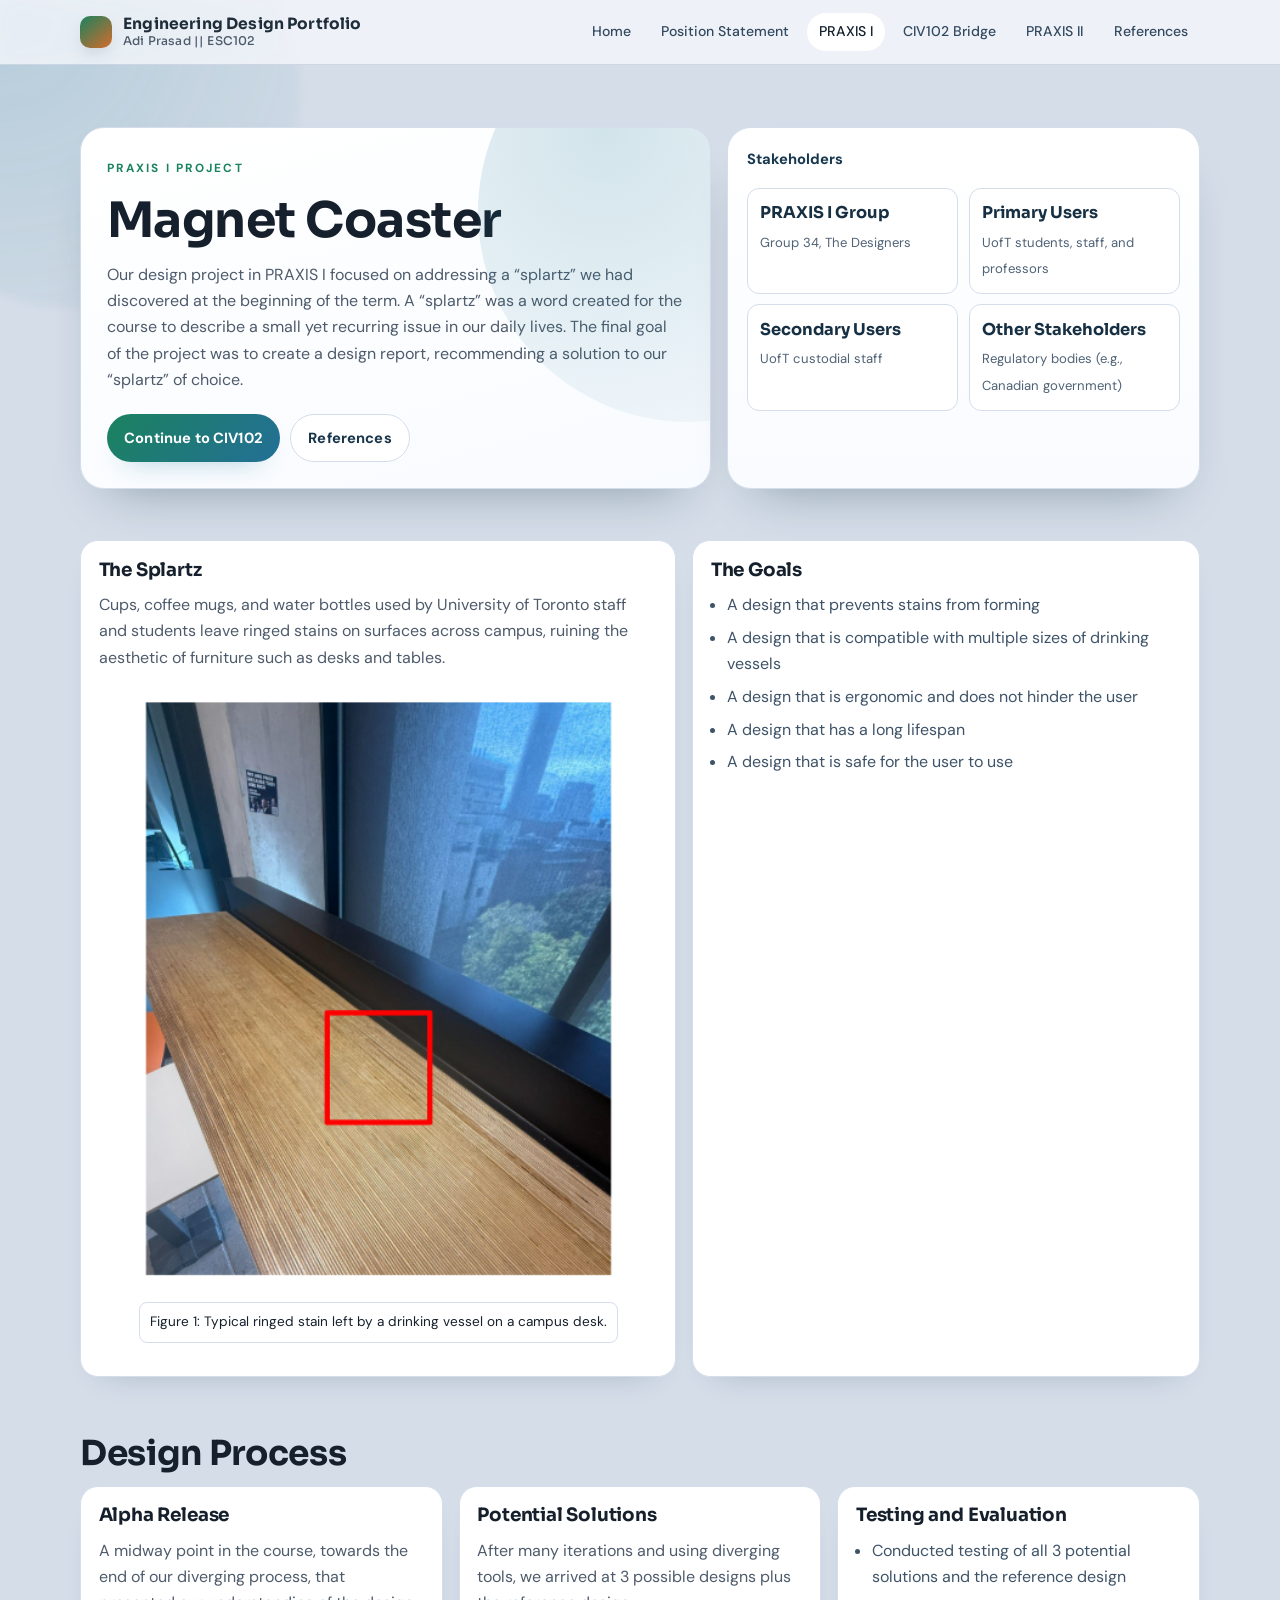
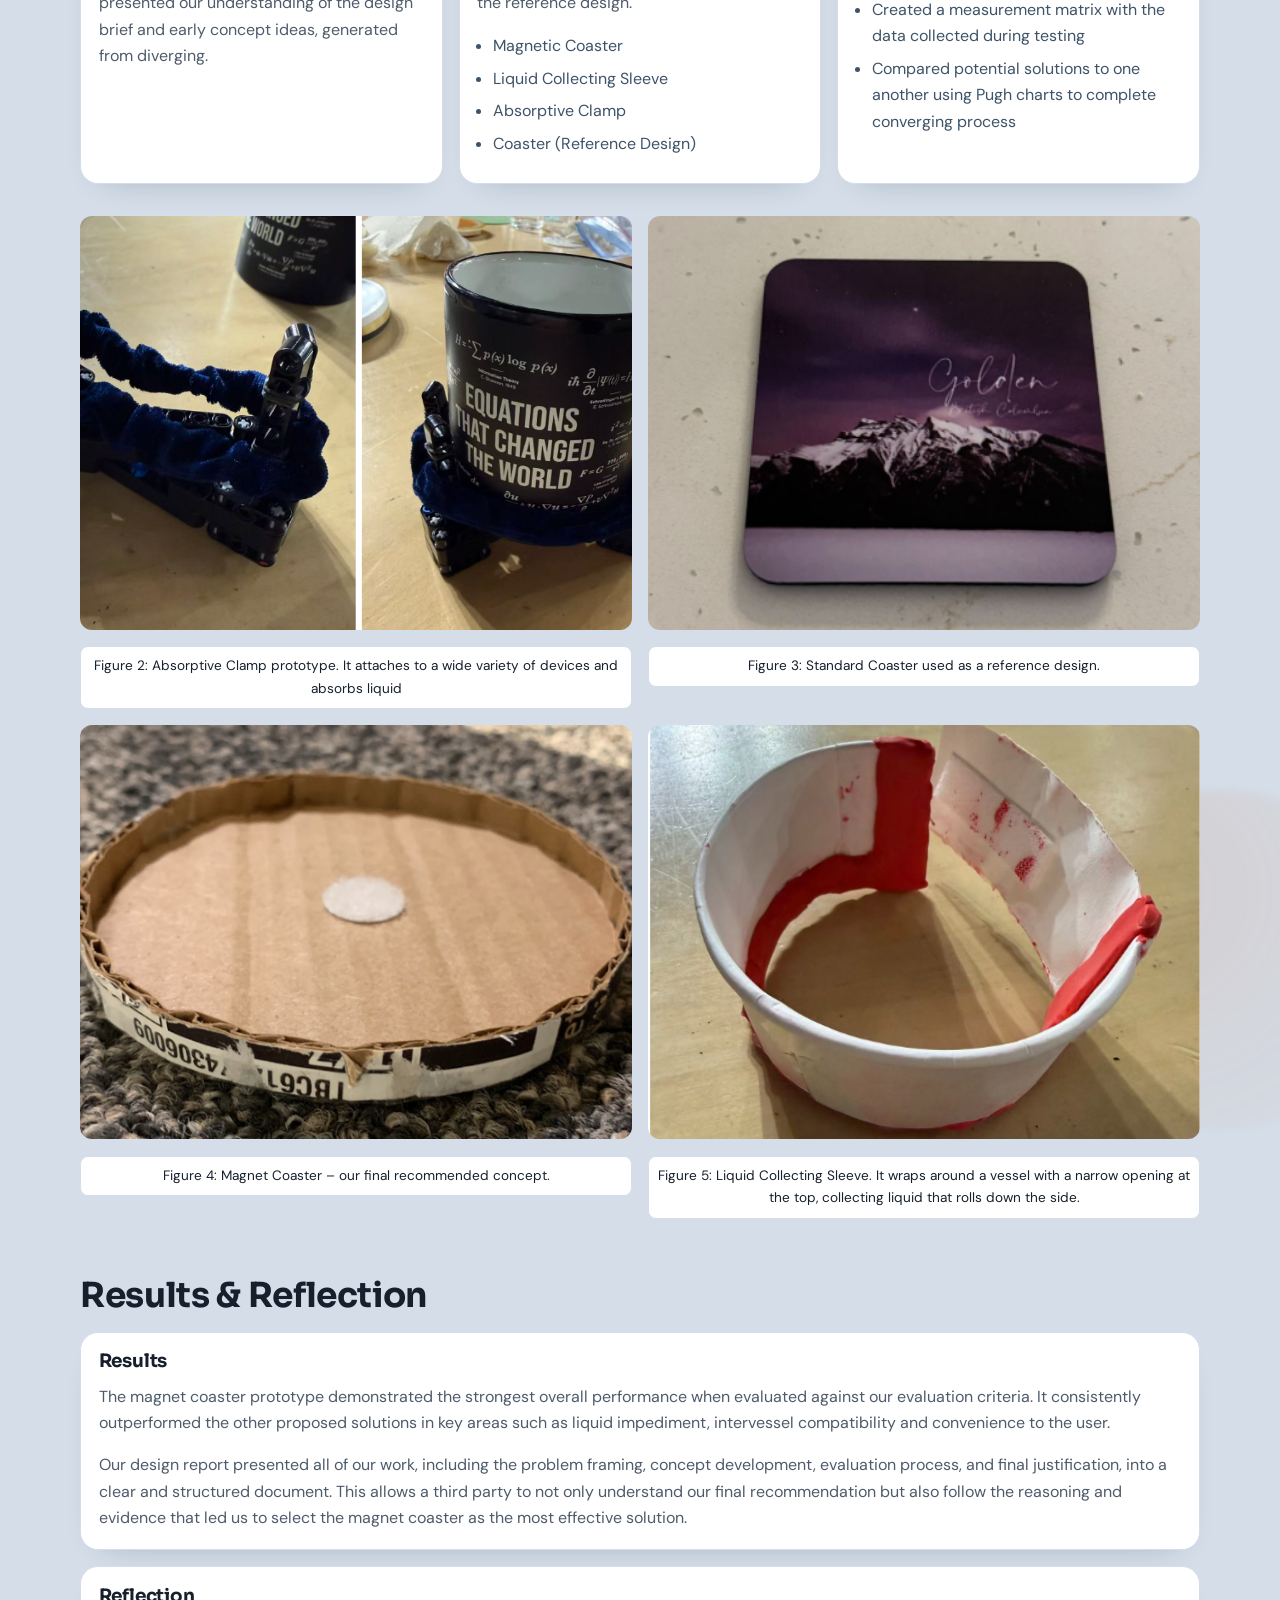
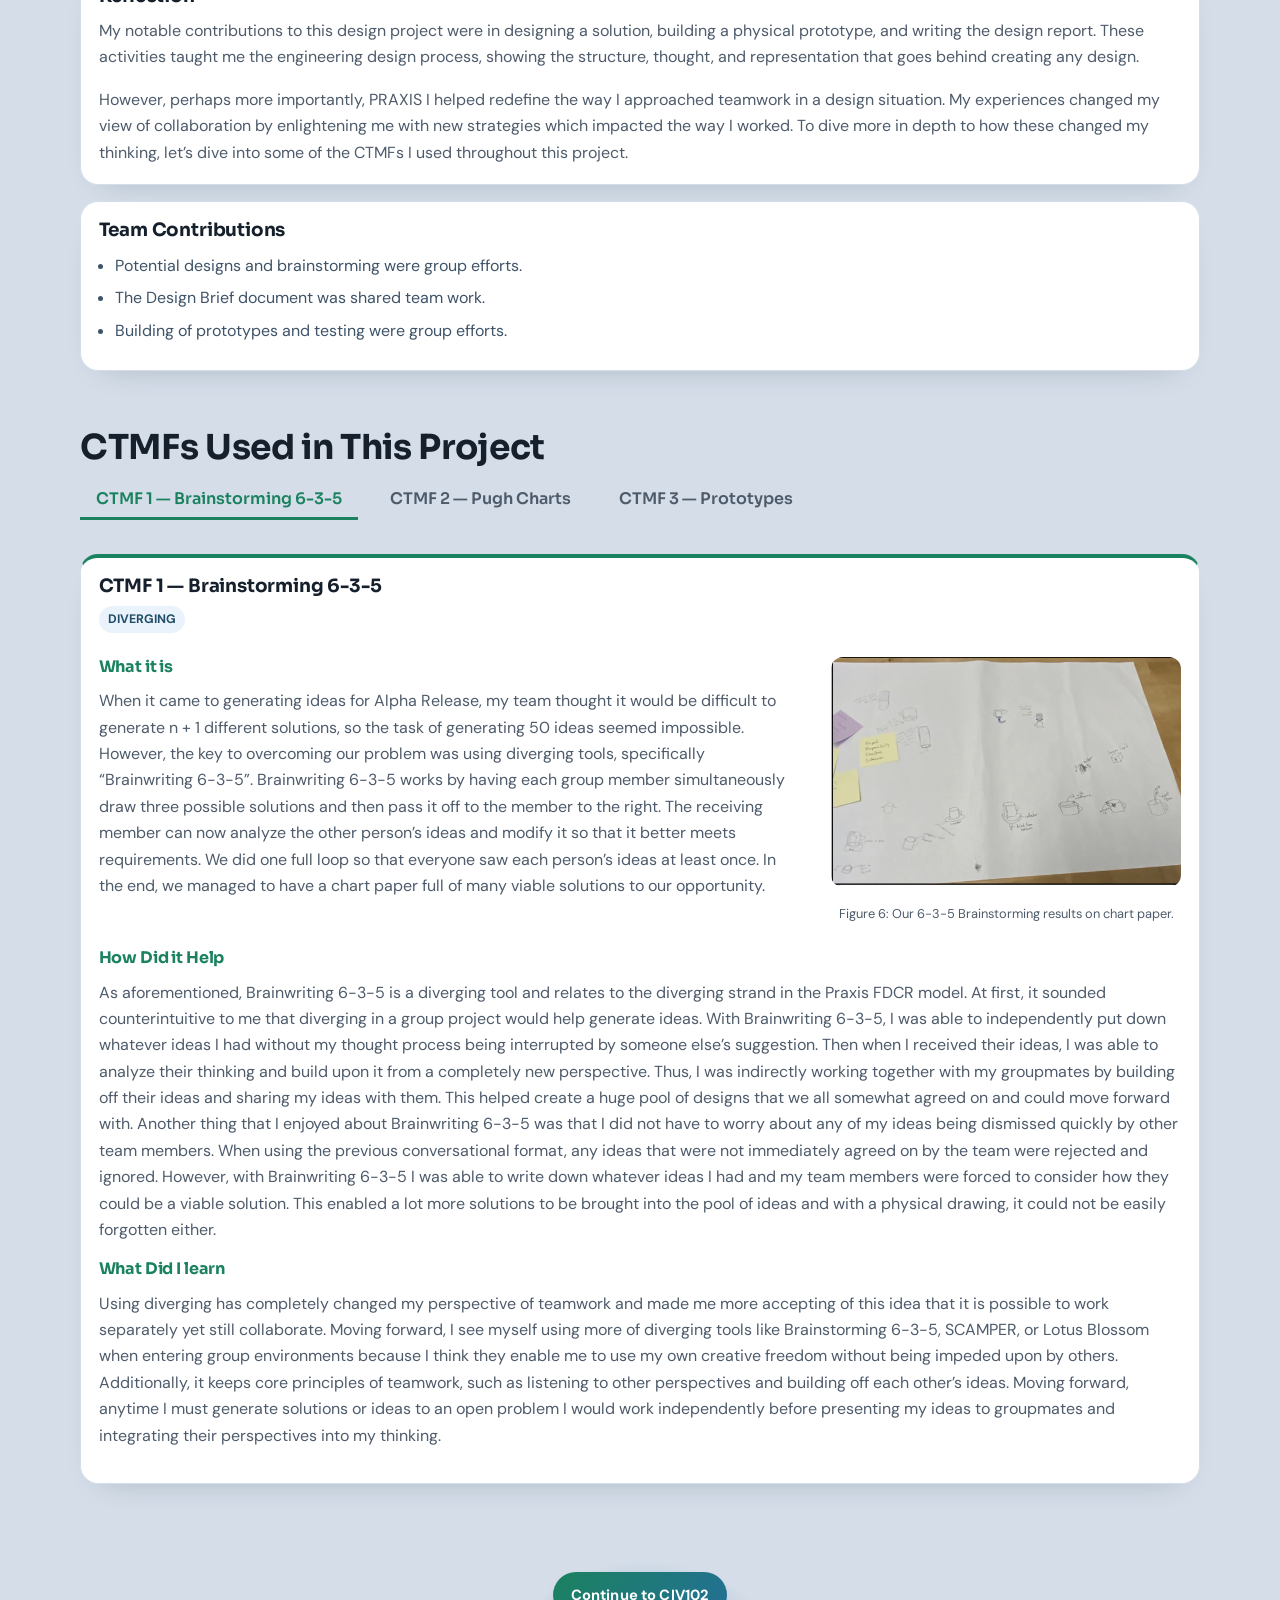
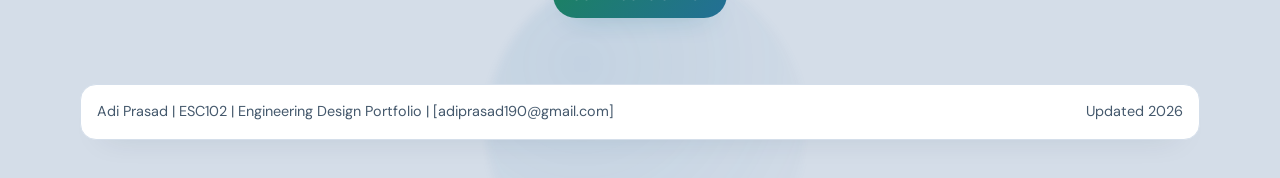
<file: praxis-i-magnet-coaster.html>
<!doctype html>
<html lang="en">
<head>
  <meta charset="UTF-8">
  <meta name="viewport" content="width=device-width, initial-scale=1.0">
  <title>PRAXIS I: Magnet Coaster | EngSci Portfolio</title>
  <script>document.documentElement.classList.add("js");</script>
  <link rel="preconnect" href="https://fonts.googleapis.com">
  <link rel="preconnect" href="https://fonts.gstatic.com" crossorigin>
  <link href="https://fonts.googleapis.com/css2?family=DM+Sans:wght@400;500;700&family=Sora:wght@400;600;700&display=swap" rel="stylesheet">
  <link rel="stylesheet" href="styles.css">
</head>
<body class="page-praxis1">
  <div class="bg-art" aria-hidden="true">
    <span class="bg-orb orb-a"></span>
    <span class="bg-orb orb-b"></span>
    <span class="bg-orb orb-c"></span>
  </div>

  <header class="site-header">
    <div class="container nav-shell">
      <a class="brand" href="index.html">
        <span class="brand-mark"></span>
        <div style="display: flex; flex-direction: column; line-height: 1.2;">
          <span>Engineering Design Portfolio</span>
          <span style="font-size: 0.75rem; font-weight: 500; color: var(--muted);">Adi Prasad || ESC102</span>
        </div>
      </a>
      <nav class="site-nav" aria-label="Primary">
        <a href="index.html">Home</a>
        <a href="position-statement.html">Position Statement</a>
        <a href="praxis-i-magnet-coaster.html">PRAXIS I</a>
        <a href="civ102-bridge-project.html">CIV102 Bridge</a>
        <a href="praxis-ii-handhold-motor-brush.html">PRAXIS II</a>
        <a href="references.html">References</a>
      </nav>
    </div>
  </header>

  <main>
    <section class="hero">
      <div class="container hero-grid">
        <article class="hero-main reveal">
          <p class="eyebrow">PRAXIS I Project</p>
          <h1>Magnet Coaster</h1>
          <p>
            Our design project in PRAXIS I focused on addressing a “splartz” we had discovered at the beginning of the term. A “splartz” was a word created for the course to describe a small yet recurring issue in our daily lives. The final goal of the project was to create a design report, recommending a solution to our “splartz” of choice.
          </p>
          <div class="hero-actions">
            <a class="btn btn-primary" href="civ102-bridge-project.html">Continue to CIV102</a>
            <a class="btn btn-secondary" href="references.html">References</a>
          </div>
        </article>

        <aside class="hero-panel reveal" data-delay="80">
          <p class="panel-label">Stakeholders</p>
          <div class="metric-grid">
            <div class="metric">
              <strong>PRAXIS I Group</strong>
              <span>Group 34, The Designers</span>
            </div>
            <div class="metric">
              <strong>Primary Users</strong>
              <span>UofT students, staff, and professors</span>
            </div>
            <div class="metric">
              <strong>Secondary Users</strong>
              <span>UofT custodial staff</span>
            </div>
            <div class="metric">
              <strong>Other Stakeholders</strong>
              <span>Regulatory bodies (e.g., Canadian government)</span>
            </div>
          </div>
        </aside>
      </div>
    </section>

    <section class="section">
      <div class="container split">
        <article class="card reveal">
          <h3>The Splartz</h3>
          <p>
            Cups, coffee mugs, and water bottles used by University of Toronto staff and students leave ringed stains on surfaces across campus, ruining the aesthetic of furniture such as desks and tables.
          </p>
          <figure style="margin-top: 1.5rem; margin-bottom: 1rem;">
            <img src="ring_stain.png" alt="Ringed stain on a desk surface" style="width: 100%; border-radius: 12px; box-shadow: var(--shadow-sm); object-fit: cover;">
            <figcaption style="text-align: center; font-size: 0.85rem; color: var(--text); margin-top: 0.5rem; background: var(--surface); padding: 0.5rem; border-radius: 8px; border: 1px solid var(--line);">Figure 1: Typical ringed stain left by a drinking vessel on a campus desk.</figcaption>
          </figure>
        </article>
        <article class="card reveal" data-delay="80">
          <h3>The Goals</h3>
          <ul class="clean-list">
            <li>A design that prevents stains from forming</li>
            <li>A design that is compatible with multiple sizes of drinking vessels</li>
            <li>A design that is ergonomic and does not hinder the user</li>
            <li>A design that has a long lifespan</li>
            <li>A design that is safe for the user to use</li>
          </ul>
        </article>
      </div>
    </section>

    <section class="section">
      <div class="container">
        <h2 class="reveal">Design Process</h2>
        <div class="cards three">
          <article class="card reveal">
            <h3>Alpha Release</h3>
            <p>A midway point in the course, towards the end of our diverging process, that presented our understanding of the design brief and early concept ideas, generated from diverging.</p>
          </article>
          <article class="card reveal" data-delay="40">
            <h3>Potential Solutions</h3>
            <p>After many iterations and using diverging tools, we arrived at 3 possible designs plus the reference design.</p>
            <ul class="clean-list" style="margin-bottom: 0.5rem;">
              <li>Magnetic Coaster</li>
              <li>Liquid Collecting Sleeve</li>
              <li>Absorptive Clamp</li>
              <li>Coaster (Reference Design)</li>
            </ul>
          </article>
          <article class="card reveal" data-delay="80">
            <h3>Testing and Evaluation</h3>
            <ul class="clean-list">
              <li>Conducted testing of all 3 potential solutions and the reference design</li>
              <li>Created a measurement matrix with the data collected during testing</li>
              <li>Compared potential solutions to one another using Pugh charts to complete converging process</li>
            </ul>
          </article>
        </div>

        <div class="cards two reveal" style="margin-top: 2rem;">
          <figure style="margin: 0;">
            <img src="clamp.png" alt="Absorptive Clamp prototype" style="width: 100%; border-radius: 12px; box-shadow: var(--shadow-sm); object-fit: cover; aspect-ratio: 4/3;">
            <figcaption style="text-align: center; font-size: 0.85rem; color: var(--text); margin-top: 0.5rem; background: var(--surface); padding: 0.5rem; border-radius: 8px; border: 1px solid var(--line);">Figure 2: Absorptive Clamp prototype. It attaches to a wide variety of devices and absorbs liquid</figcaption>
          </figure>
          <figure style="margin: 0;">
            <img src="coaster.png" alt="Coaster Reference Design" style="width: 100%; border-radius: 12px; box-shadow: var(--shadow-sm); object-fit: cover; aspect-ratio: 4/3;">
            <figcaption style="text-align: center; font-size: 0.85rem; color: var(--text); margin-top: 0.5rem; background: var(--surface); padding: 0.5rem; border-radius: 8px; border: 1px solid var(--line);">Figure 3: Standard Coaster used as a reference design.</figcaption>
          </figure>
          <figure style="margin: 0;">
            <img src="magnetcoaster.png" alt="Magnet Coaster prototype" style="width: 100%; border-radius: 12px; box-shadow: var(--shadow-sm); object-fit: cover; aspect-ratio: 4/3;">
            <figcaption style="text-align: center; font-size: 0.85rem; color: var(--text); margin-top: 0.5rem; background: var(--surface); padding: 0.5rem; border-radius: 8px; border: 1px solid var(--line);">Figure 4: Magnet Coaster – our final recommended concept.</figcaption>
          </figure>
          <figure style="margin: 0;">
            <img src="sleeve.png" alt="Liquid Collecting Sleeve prototype" style="width: 100%; border-radius: 12px; box-shadow: var(--shadow-sm); object-fit: cover; aspect-ratio: 4/3;">
            <figcaption style="text-align: center; font-size: 0.85rem; color: var(--text); margin-top: 0.5rem; background: var(--surface); padding: 0.5rem; border-radius: 8px; border: 1px solid var(--line);">Figure 5: Liquid Collecting Sleeve. It wraps around a vessel with a narrow opening at the top, collecting liquid that rolls down the side.</figcaption>
          </figure>
        </div>
      </div>
    </section>

    <section class="section">
      <div class="container">
        <h2 class="reveal">Results & Reflection</h2>
        <div class="cards" style="margin-top: 1rem;">
          <article class="card reveal">
            <h3>Results</h3>
            <p>The magnet coaster prototype demonstrated the strongest overall performance when evaluated against our evaluation criteria. It consistently outperformed the other proposed solutions in key areas such as liquid impediment, intervessel compatibility and convenience to the user. </p>
            <p>Our design report presented all of our work, including the problem framing, concept development, evaluation process, and final justification, into a clear and structured document. This allows a third party to not only understand our final recommendation but also follow the reasoning and evidence that led us to select the magnet coaster as the most effective solution.</p>
          </article>
          <article class="card reveal" data-delay="40">
            <h3>Reflection</h3>
           <p>My notable contributions to this design project were in designing a solution, building a physical prototype, and writing the design report. These activities taught me the engineering design process, showing the structure, thought, and representation that goes behind creating any design.</p>
          <p>However, perhaps more importantly, PRAXIS I helped redefine the way I approached teamwork in a design situation. My experiences changed my view of collaboration by enlightening me with new strategies which impacted the way I worked. To dive more in depth to how these changed my thinking, let’s dive into some of the CTMFs I used throughout this project.</p>
          </article>  
          <article class="card reveal" data-delay="40">
            <h3>Team Contributions</h3>
            <ul class="clean-list" style="margin-bottom: 0.5rem;">
              <li>Potential designs and brainstorming were group efforts.</li>
              <li>The Design Brief document was shared team work.</li>
              <li>Building of prototypes and testing were group efforts.</li>
            </ul>
          </article>
        </div>
      </div>
    </section>

    <section class="section">
      <div class="container tabs-container">
        <h2 class="reveal">CTMFs Used in This Project</h2>
        <div class="tabs-header reveal" data-delay="60">
          <button class="tab-btn active" data-target="#ctmf-1">CTMF 1 — Brainstorming 6-3-5</button>
          <button class="tab-btn" data-target="#ctmf-2">CTMF 2 — Pugh Charts</button>
          <button class="tab-btn" data-target="#ctmf-3">CTMF 3 — Prototypes</button>
        </div>
        
        <div class="tab-pane active" id="ctmf-1">
          <article class="card reveal" style="border-top: 4px solid var(--hero-accent, var(--brand));">
            <h3 style="margin-bottom: 0.5rem;">CTMF 1 — Brainstorming 6-3-5</h3>
            <span class="tag" style="margin-bottom: 1.5rem; display: inline-block;">DIVERGING</span>
            
            <div style="display: flex; gap: 2rem; align-items: flex-start; flex-wrap: wrap; margin-bottom: 1.5rem;">
              <div style="flex: 1; min-width: 300px;">
                <h4 style="color: var(--hero-accent, var(--brand)); margin-bottom: 0.75rem;">What it is</h4>
                <p style="margin-bottom: 1rem;">
                  When it came to generating ideas for Alpha Release, my team thought it would be difficult to generate n + 1 different solutions, so the task of generating 50 ideas seemed impossible. However, the key to overcoming our problem was using diverging tools, specifically “Brainwriting 6-3-5”. Brainwriting 6-3-5 works by having each group member simultaneously draw three possible solutions and then pass it off to the member to the right. The receiving member can now analyze the other person’s ideas and modify it so that it better meets requirements. We did one full loop so that everyone saw each person’s ideas at least once. In the end, we managed to have a chart paper full of many viable solutions to our opportunity.
                </p>
              </div>
              <figure style="flex: 0 0 350px; margin: 0; min-width: 300px;">
                <img src="Brainstorming.png" alt="6-3-5 Brainstorming chart paper" style="width: 100%; border-radius: 12px; box-shadow: var(--shadow-sm);">
                <figcaption style="text-align: center; font-size: 0.8rem; color: var(--muted); margin-top: 0.5rem;">Figure 6: Our 6-3-5 Brainstorming results on chart paper.</figcaption>
              </figure>
            </div>
            <h4 style="color: var(--hero-accent, var(--brand)); margin-bottom: 0.75rem;">How Did it Help</h4>
            <p style="margin-bottom: 1rem;">
              As aforementioned, Brainwriting 6-3-5 is a diverging
tool and relates to the diverging strand in the Praxis FDCR model. At first, it sounded counterintuitive to
me that diverging in a group project would help generate ideas. With Brainwriting 6-3-5, I was able to
independently put down whatever ideas I had without my thought process being interrupted by someone
else’s suggestion. Then when I received their ideas, I was able to analyze their thinking and build upon it
from a completely new perspective. Thus, I was indirectly working together with my groupmates by
building off their ideas and sharing my ideas with them. This helped create a huge pool of designs that we
all somewhat agreed on and could move forward with.
Another thing that I enjoyed about Brainwriting 6-3-5 was that I did not have to worry about any of my
ideas being dismissed quickly by other team members. When using the previous conversational format, any
ideas that were not immediately agreed on by the team were rejected and ignored. However, with
Brainwriting 6-3-5 I was able to write down whatever ideas I had and my team members were forced to
consider how they could be a viable solution. This enabled a lot more solutions to be brought into the pool
of ideas and with a physical drawing, it could not be easily forgotten either.</p>
              <h4 style="color: var(--hero-accent, var(--brand)); margin-bottom: 0.75rem;">What Did I learn</h4>
            <p style="margin-bottom: 1rem;">
              Using diverging has completely changed my perspective of teamwork and made me more accepting of this
idea that it is possible to work separately yet still collaborate. Moving forward, I see myself using more of
diverging tools like Brainstorming 6-3-5, SCAMPER, or Lotus Blossom when entering group environments because I think they enable me to use my own
creative freedom without being impeded upon by others. Additionally, it keeps core principles of teamwork,
such as listening to other perspectives and building off each other’s ideas. Moving forward, anytime I must
generate solutions or ideas to an open problem I would work independently before presenting my ideas to
groupmates and integrating their perspectives into my thinking. </p>
          </article>
        </div>
        
        <div class="tab-pane" id="ctmf-2">
          <article class="card" style="border-top: 4px solid var(--hero-accent, var(--brand));">
            <h3 style="margin-bottom: 0.5rem;">CTMF 2 — Pugh Charts</h3>
            <span class="tag" style="margin-bottom: 1.5rem; display: inline-block;">CONVERGING</span>
            
            <h4 style="color: var(--hero-accent, var(--brand)); margin-bottom: 0.75rem;">What it is</h4>
            <p style="margin-bottom: 1rem;">
              When it came to narrowing down our potential solutions, our team needed a structured way to evaluate which concept best met our criteria. To do this, we used a Pugh chart, a converging tool that compares different design options depending on how well they do when tested for specific evaluation criteria. It generally takes one design as the reference and then compares the other designs through adjacent columns, signalling with set characters if the design is better, worse, or the same in the evaluation criteria. This allows groups to systematically identify strengths and weaknesses in certain prototypes and determine which prototype can consistently perform well across all evaluation criteria. Essentially, pugh charts simplify the converging process by summarizing how prototypes perform allowing the design team to make a evidence-backed decision.
            </p>
            <div style="display: flex; gap: 2rem; align-items: flex-start; flex-wrap: wrap; margin-top: 1.5rem; margin-bottom: 1.5rem;">
              <figure style="flex: 0 0 400px; margin: 0; min-width: 300px;">
                <img src="PughChart.png" alt="Pugh Chart evaluation" style="width: 100%; border-radius: 12px; box-shadow: var(--shadow-sm);">
                <figcaption style="text-align: center; font-size: 0.8rem; color: var(--muted); margin-top: 0.5rem;">Figure 7: Pugh Selection Matrix with the Magnet Coaster as the reference. Notice all the red boxes, signaling that the other designs performed worse relative to the magnet coaster in testing</figcaption>
              </figure>
              <div style="flex: 1; min-width: 300px;">
                <h4 style="color: var(--hero-accent, var(--brand)); margin-bottom: 0.75rem;">How Did it Help</h4>
                <p style="margin-bottom: 1rem;">
                  We used Pugh charts after conducting testing and organizing all our data in a measurement matrix. The Pugh chart we found most useful was the one with the magnet coaster as reference. The magnet coaster either performed better or the same in every evaluation criterion other than one, against all the other designs. It demonstrated to our group that the magnet coaster was clearly performing better in relevant tests and must be our strongest design. Since it was an evidence-backed representation of which design was best, it reduced disagreement in the group about which design was best. It created a shared understanding which allowed us to be efficient in our decision-making process and continue forward with other tasks. 
                </p>
              </div>
            </div>
            <h4 style="color: var(--hero-accent, var(--brand)); margin-bottom: 0.75rem;">What Did I learn</h4>
            <p style="margin-bottom: 1rem;">
            Using a Pugh chart helped rework how I approach proposing a design in a collaborative design environment. Using a Pugh chart helps remove biases since they use evidence-backed comparisons. It helped speed up the process of choosing a design, which in previous group projects we would likely debate over for long periods of time. It also create a shared understanding that no one could dispute which design would perform the best. Moving forward, I plan to use Pugh charts in future collaborative design projects whenever I need to compare multiple potential solutions, since they lead to evidence-backed decision making. Beyond engineering, I can also see myself applying this tool in other important life choices, because of how effectively it summarizes and compares complex data. 
            </p>
          </article>
        </div>
        
        <div class="tab-pane" id="ctmf-3">
          <article class="card" style="border-top: 4px solid var(--hero-accent, var(--brand));">
            <h3 style="margin-bottom: 0.5rem;">CTMF 3 — Prototyping</h3>
            <span class="tag" style="margin-bottom: 1.5rem; display: inline-block;">REPRESENTING</span>
            
            <div style="display: flex; gap: 2rem; align-items: flex-start; flex-wrap: wrap; margin-bottom: 2rem;">
              <div style="flex: 1; min-width: 300px;">
                <h4 style="color: var(--hero-accent, var(--brand)); margin-bottom: 0.75rem;">What it is</h4>
                <p style="margin-bottom: 1rem;">
                  Prototyping is a representing tool and serves as an easy method to represent our ideas without actually building them. They are often built on smaller scales, using cheaper materials, or without all features involved, instead isolating the most important parts. Prototypes provide a proof of concept, imagining what a design will look like and demonstrating some of its most unbelievable functions. Prototypes also allow for proxy testing, demonstrating why the proposed concept would work and helping the designers to form a more convincing argument. Lastly, by translating concepts into a prototype, the designers can identify areas for improvement and use that to help present their idea with next steps or prepare for counterclaims.
                </p>
              </div>
              <figure style="flex: 0 0 350px; margin: 0; min-width: 300px;">
                <img src="magnetcoaster.png" alt="Magnet Coaster medium-fidelity prototype" style="width: 100%; border-radius: 12px; box-shadow: var(--shadow-sm);">
                <figcaption style="text-align: center; font-size: 0.8rem; color: var(--muted); margin-top: 0.5rem;">Figure 8: Prototype of the Magnet Coaster. The velcro pad in the middle represents and demonstrates the intended magnetic function of the design. The raised walls on the side allow for liquid collection and prevent rings from forming</figcaption>
              </figure>
            </div>
            <h4 style="color: var(--hero-accent, var(--brand)); margin-bottom: 0.75rem;">How Did it Help</h4>
            <p style="margin-bottom: 1rem;">
            Our prototype of the magnet coaster captured many of our intentional design choices and decisions we made throughout the process. Furthermore, it was able to represent the concept of attachment using velcro pads. While not the magnet design that is intended for the final solution, it achieved its purpose of letting others understand our design decisions and overall approach with this solution. 
            </p>
            <h4 style="color: var(--hero-accent, var(--brand)); margin-bottom: 0.75rem;">What Did I learn</h4>
            <p style="margin-bottom: 1rem;">
            Prototyping showed me the importance of physically representing ideas in the engineering design process. I learned that even simple models can reveal critical insights and help refine a design in ways that theoretical analysis cannot. In the future, I see myself using prototypes as a way to test assumptions, communicate ideas more effectively, and iterate on designs before finalizing them. To me, prototyping is a new form of communication that can be used when working in a team.
            </p>
          </article>
        </div>
      </div>
    </section>

  <section class="section">
      <div class="container">
        <div class="reveal" style="display: flex; justify-content: center; margin-top: 2rem;">
          <a href="civ102-bridge-project.html" class="btn btn-primary">Continue to CIV102</a>
        </div>
      </div>
    </section> 

  <footer class="site-footer">
    <div class="container">
      <div class="footer-panel">
        <p>Adi Prasad | ESC102  | Engineering Design Portfolio | [adiprasad190@gmail.com] </p>
        <p>Updated <span data-year></span></p>
      </div>
    </div>
  </footer>

  <script src="script.js"></script>
</body>
</html>
</file>
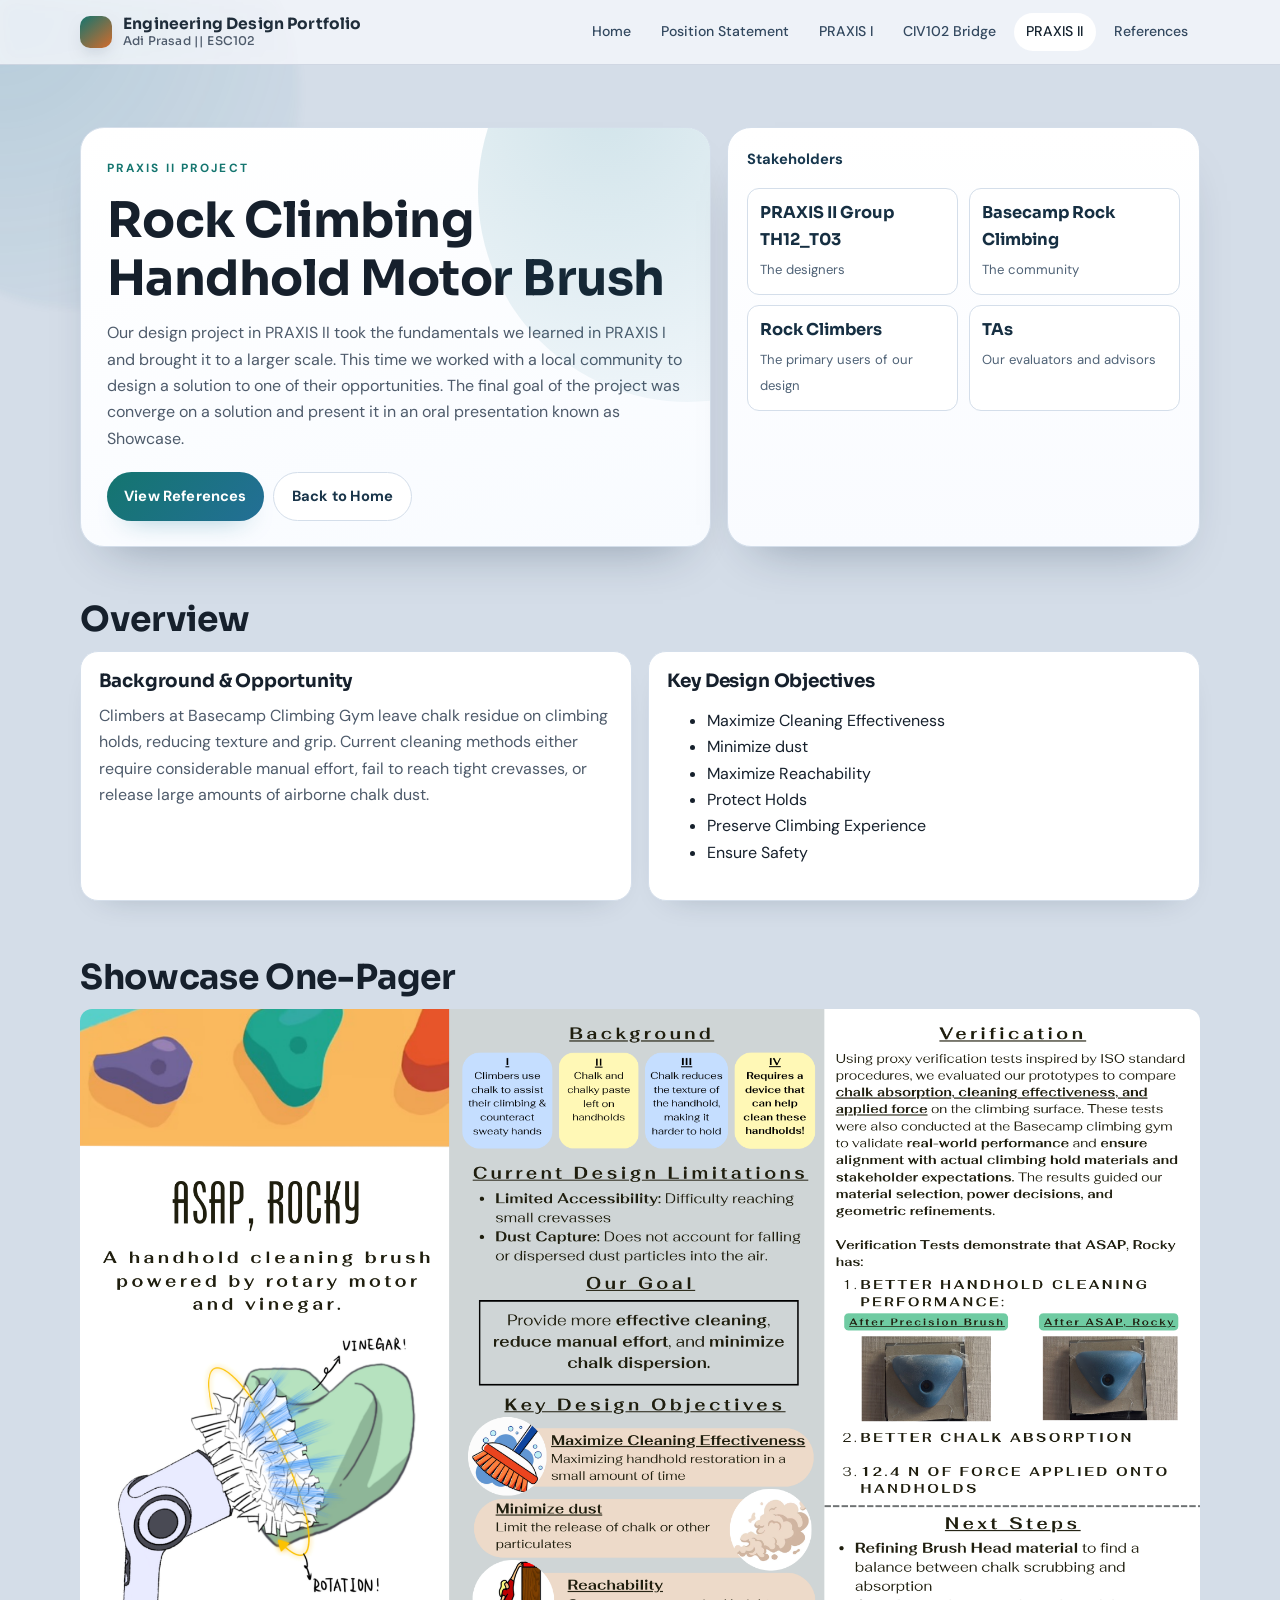
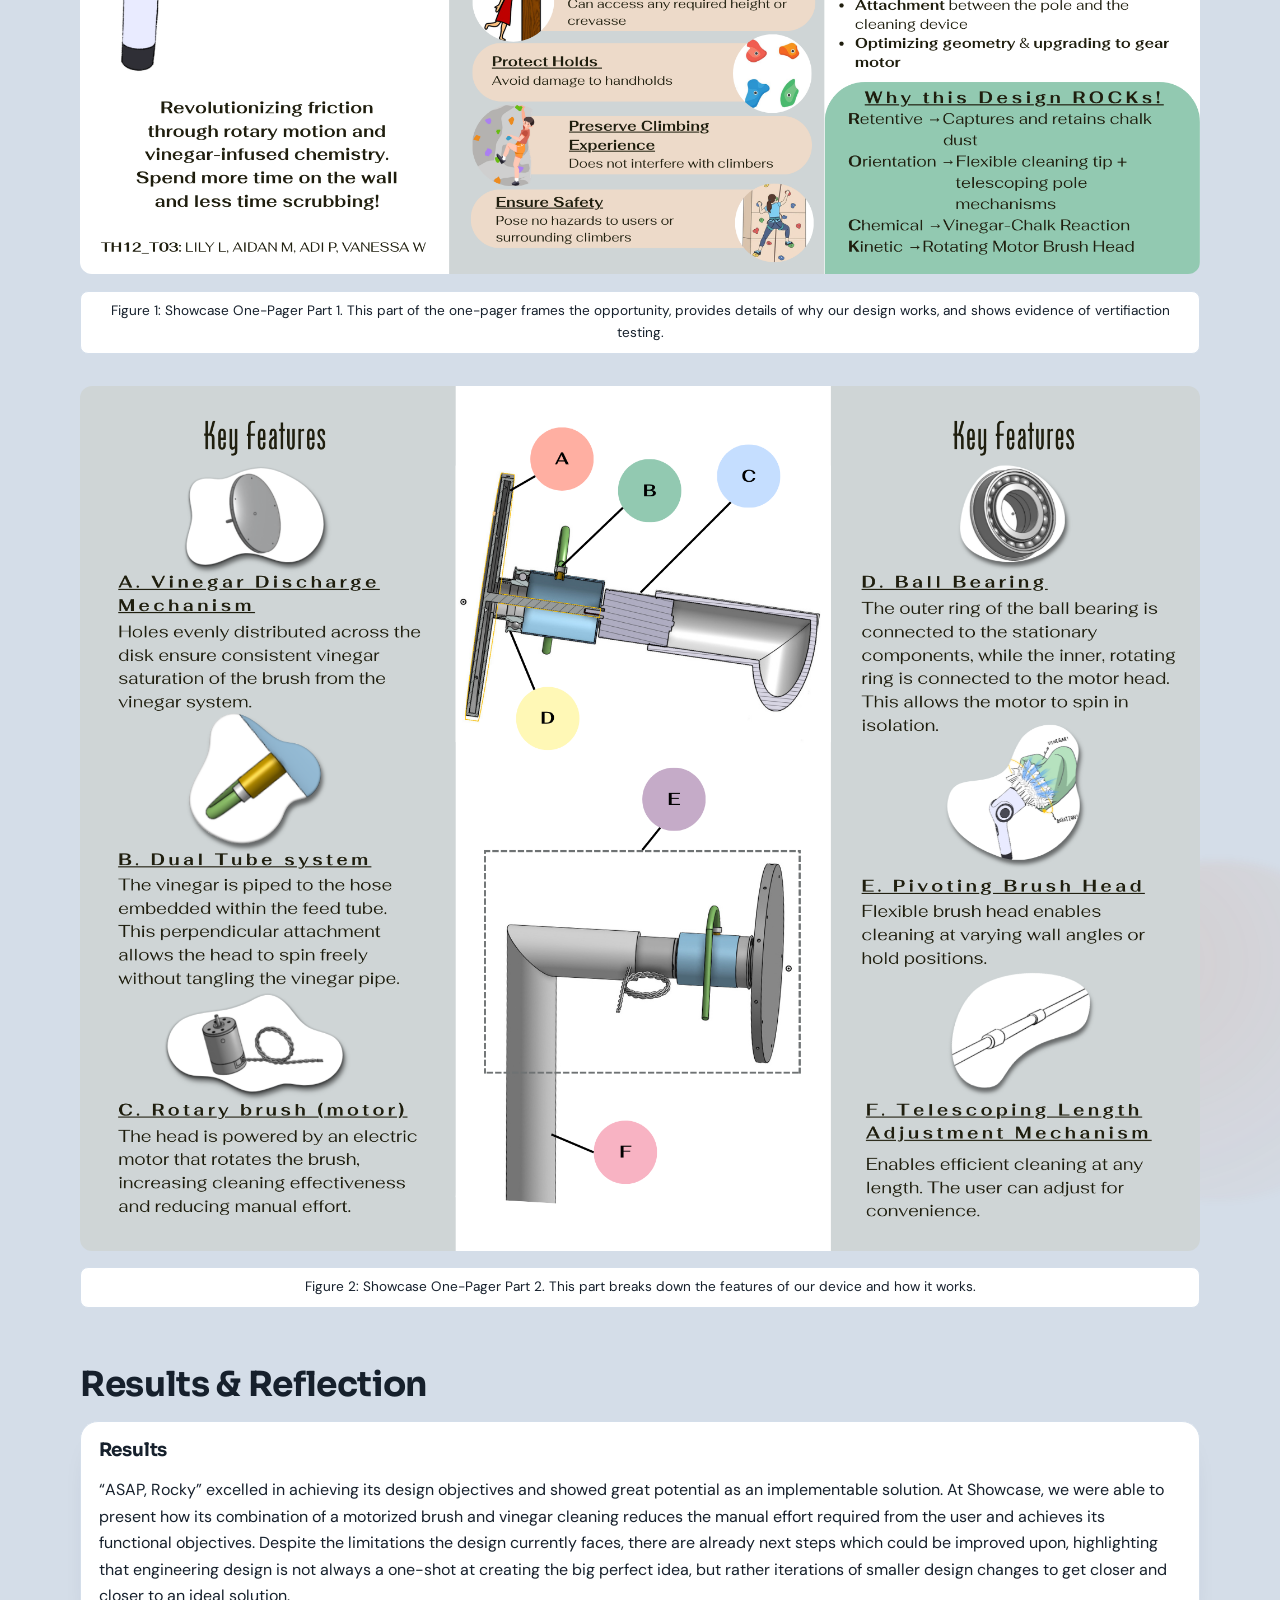
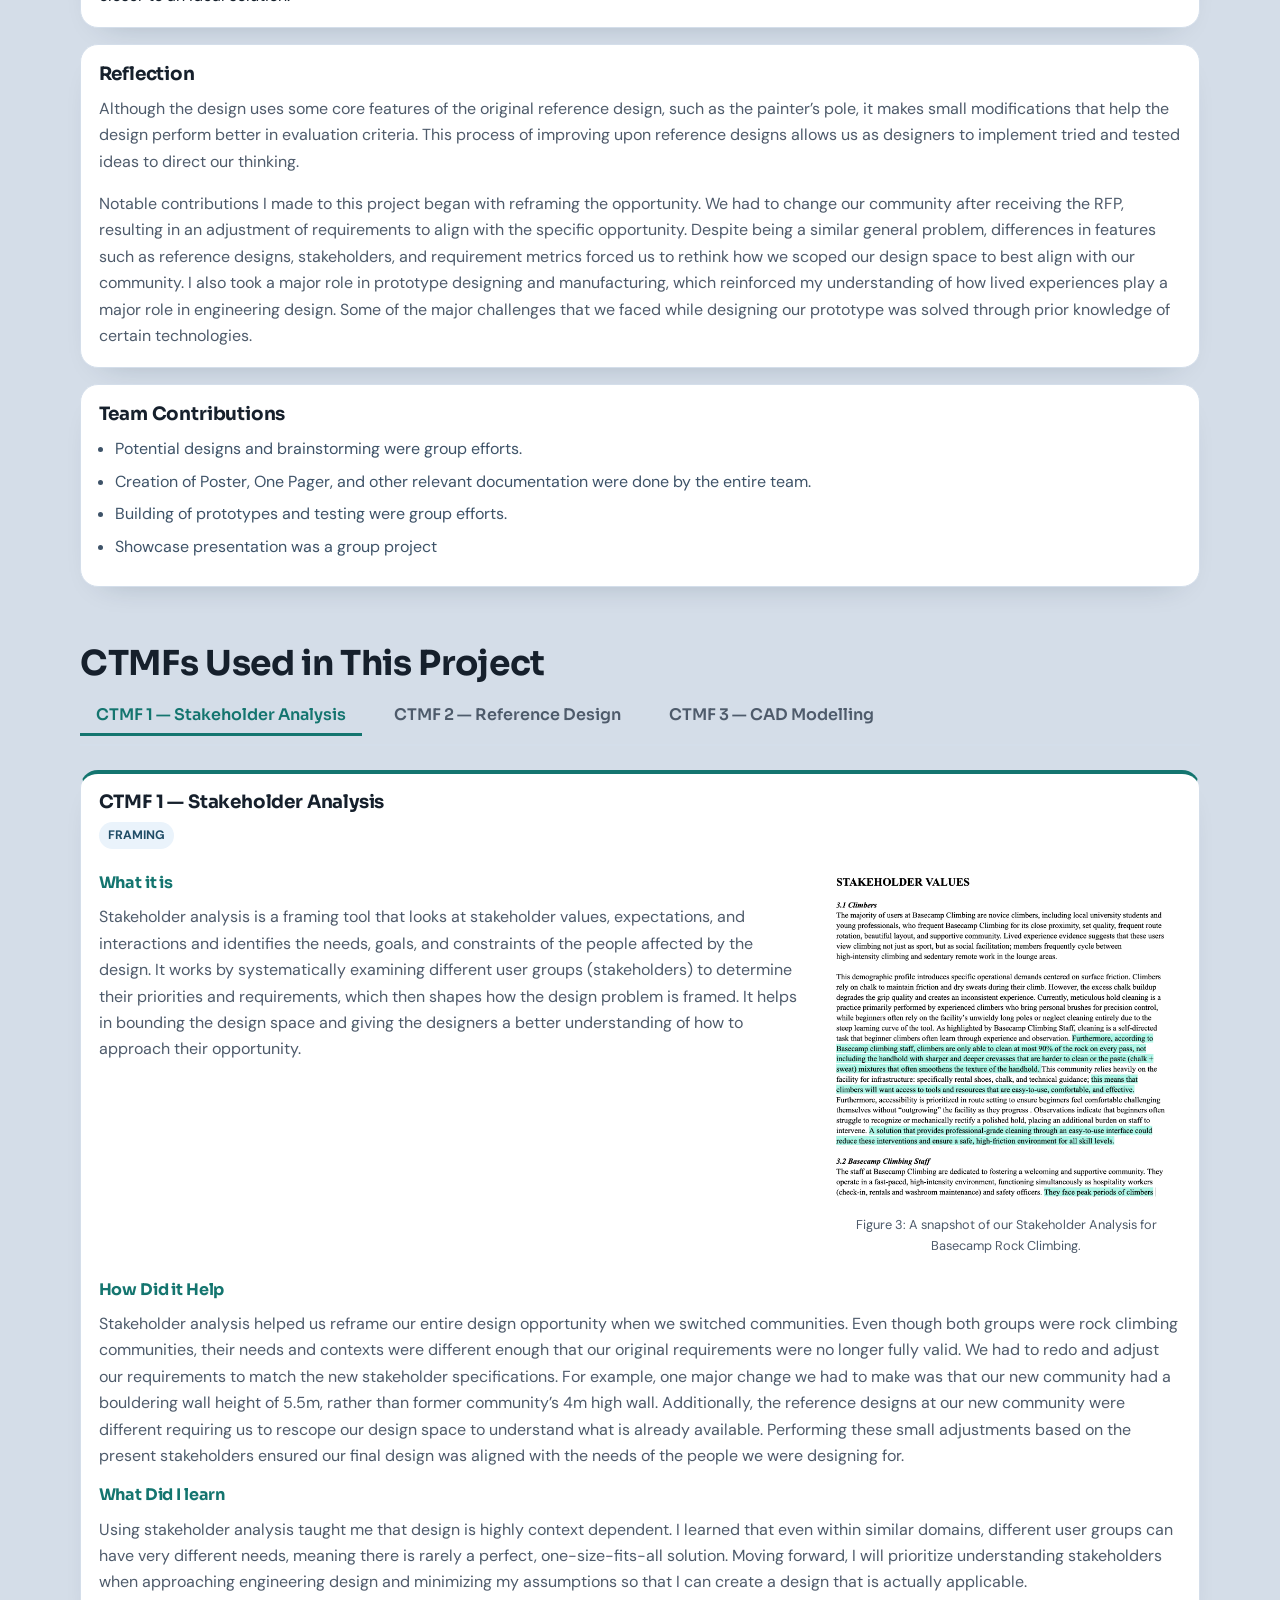
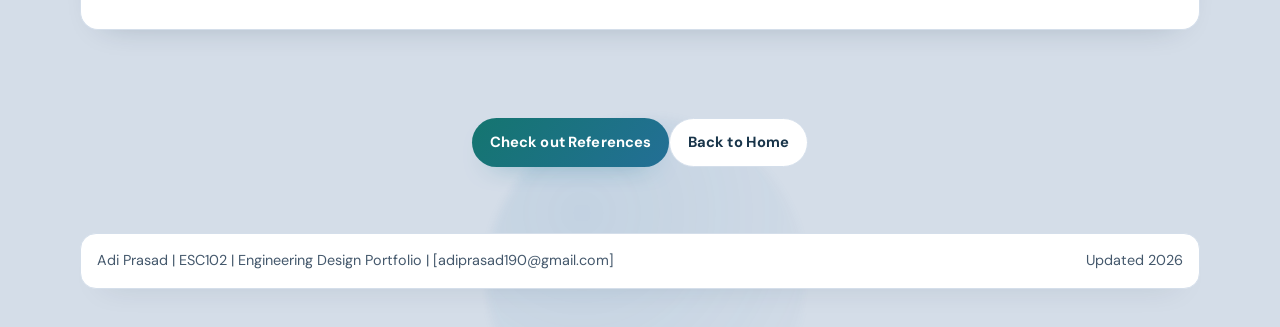
<file: praxis-ii-handhold-motor-brush.html>
<!doctype html>
<html lang="en">

<head>
  <meta charset="UTF-8">
  <meta name="viewport" content="width=device-width, initial-scale=1.0">
  <title>PRAXIS II: Rock Climbing Handhold Motor Brush | EngSci Portfolio</title>
  <script>document.documentElement.classList.add("js");</script>
  <link rel="preconnect" href="https://fonts.googleapis.com">
  <link rel="preconnect" href="https://fonts.gstatic.com" crossorigin>
  <link
    href="https://fonts.googleapis.com/css2?family=DM+Sans:wght@400;500;700&family=Sora:wght@400;600;700&display=swap"
    rel="stylesheet">
  <link rel="stylesheet" href="styles.css">
</head>

<body class="page-praxis2">
  <div class="bg-art" aria-hidden="true">
    <span class="bg-orb orb-a"></span>
    <span class="bg-orb orb-b"></span>
    <span class="bg-orb orb-c"></span>
  </div>

  <header class="site-header">
    <div class="container nav-shell">
      <a class="brand" href="index.html">
        <span class="brand-mark"></span>
        <div style="display: flex; flex-direction: column; line-height: 1.2;">
          <span>Engineering Design Portfolio</span>
          <span style="font-size: 0.75rem; font-weight: 500; color: var(--muted);">Adi Prasad || ESC102</span>
        </div>
      </a>
      <nav class="site-nav" aria-label="Primary">
        <a href="index.html">Home</a>
        <a href="position-statement.html">Position Statement</a>
        <a href="praxis-i-magnet-coaster.html">PRAXIS I</a>
        <a href="civ102-bridge-project.html">CIV102 Bridge</a>
        <a href="praxis-ii-handhold-motor-brush.html">PRAXIS II</a>
        <a href="references.html">References</a>
      </nav>
    </div>
  </header>

  <main>
    <section class="hero">
      <div class="container hero-grid">
        <article class="hero-main reveal">
          <p class="eyebrow">PRAXIS II Project</p>
          <h1>Rock Climbing Handhold Motor Brush</h1>
          <p>
            Our design project in PRAXIS II took the fundamentals we learned in PRAXIS I and brought it to a larger
            scale. This time we worked with a local community to design a solution to one of their opportunities. The
            final goal of the project was converge on a solution and present it in an oral presentation known as
            Showcase.
          </p>
          <div class="hero-actions">
            <a class="btn btn-primary" href="references.html">View References</a>
            <a class="btn btn-secondary" href="index.html">Back to Home</a>
          </div>
        </article>

        <aside class="hero-panel reveal" data-delay="90">
          <p class="panel-label">Stakeholders</p>
          <div class="metric-grid">
            <div class="metric">
              <strong>PRAXIS II Group TH12_T03</strong>
              <span>The designers</span>
            </div>
            <div class="metric">
              <strong>Basecamp Rock Climbing</strong>
              <span>The community</span>
            </div>
            <div class="metric">
              <strong>Rock Climbers</strong>
              <span>The primary users of our design</span>
            </div>
            <div class="metric">
              <strong>TAs</strong>
              <span>Our evaluators and advisors</span>
            </div>
          </div>
        </aside>
      </div>
    </section>

    <section class="section">
      <div class="container">
        <h2 class="reveal">Overview</h2>
        <div class="cards two">
          <article class="card reveal">
            <h3>Background & Opportunity</h3>
            <p>
              Climbers at Basecamp Climbing Gym leave chalk residue on climbing holds, reducing texture and grip.
              Current cleaning methods either require considerable manual effort, fail to reach tight crevasses, or
              release large amounts of airborne chalk dust.
            </p>
          </article>
          <article class="card reveal">
            <h3>Key Design Objectives</h3>
            <ul>
              <li>Maximize Cleaning Effectiveness</li>
              <li>Minimize dust</li>
              <li>Maximize Reachability</li>
              <li>Protect Holds</li>
              <li>Preserve Climbing Experience</li>
              <li>Ensure Safety</li>
            </ul>
          </article>
        </div>
      </div>
    </section>

    <section class="section">
      <div class="container">
        <h2 class="reveal">Showcase One-Pager</h2>
        <div class="cards" style="grid-template-columns: 1fr;">
          <article class="card reveal" data-delay="40"
            style="display: flex; gap: 2rem; flex-direction: column; outline: none; border: none; background: transparent; padding: 0; box-shadow: none;">
            <figure style="width: 100%; margin: 0;">
              <img src="Praxis2OnePage.png" alt="Showcase One-Pager Part 1"
                style="width: 100%; border-radius: 12px; box-shadow: var(--shadow-sm);">
              <figcaption
                style="text-align: center; font-size: 0.85rem; color: var(--text); margin-top: 0.5rem; background: var(--surface); padding: 0.5rem; border-radius: 8px; border: 1px solid var(--line);">
                Figure 1: Showcase One-Pager Part 1. This part of the one-pager frames the opportunity, provides details
                of why our design works, and shows evidence of vertifiaction testing.</figcaption>
            </figure>
            <figure style="width: 100%; margin: 0;">
              <img src="Praxis2OnePage(2).png" alt="Showcase One-Pager Part 2"
                style="width: 100%; border-radius: 12px; box-shadow: var(--shadow-sm);">
              <figcaption
                style="text-align: center; font-size: 0.85rem; color: var(--text); margin-top: 0.5rem; background: var(--surface); padding: 0.5rem; border-radius: 8px; border: 1px solid var(--line);">
                Figure 2: Showcase One-Pager Part 2. This part breaks down the features of our device and how it works.
              </figcaption>
            </figure>
          </article>
        </div>
      </div>
    </section>

    <section class="section">
      <div class="container">
        <h2 class="reveal">Results & Reflection</h2>
        <div class="cards" style="margin-top: 1rem;">
          <article class="card reveal">
            <h3>Results</h3>
            </p>“ASAP, Rocky” excelled in achieving its design objectives and showed great potential as an implementable
            solution. At Showcase, we were able to present how its combination of a motorized brush and vinegar cleaning
            reduces the manual effort required from the user and achieves its functional objectives. Despite the
            limitations the design currently faces, there are already next steps which could be improved upon,
            highlighting that engineering design is not always a one-shot at creating the big perfect idea, but rather
            iterations of smaller design changes to get closer and closer to an ideal solution. </p>
          </article>
          <article class="card reveal" data-delay="40">
            <h3>Reflection</h3>
            <p> Although the design uses some core features of the original reference design, such as the painter’s
              pole, it makes small modifications that help the design perform better in evaluation criteria. This
              process of improving upon reference designs allows us as designers to implement tried and tested ideas to
              direct our thinking. </p>
            <p>Notable contributions I made to this project began with reframing the opportunity. We had to change our
              community after receiving the RFP, resulting in an adjustment of requirements to align with the specific
              opportunity. Despite being a similar general problem, differences in features such as reference designs,
              stakeholders, and requirement metrics forced us to rethink how we scoped our design space to best align
              with our community. I also took a major role in prototype designing and manufacturing, which reinforced my
              understanding of how lived experiences play a major role in engineering design. Some of the major
              challenges that we faced while designing our prototype was solved through prior knowledge of certain
              technologies.
          </article>
          <article class="card reveal" data-delay="40">
            <h3>Team Contributions</h3>
            <ul class="clean-list" style="margin-bottom: 0.5rem;">
              <li>Potential designs and brainstorming were group efforts.</li>
              <li>Creation of Poster, One Pager, and other relevant documentation were done by the entire team.</li>
              <li>Building of prototypes and testing were group efforts.</li>
              <li>Showcase presentation was a group project</li>
            </ul>
          </article>
        </div>
      </div>
    </section>

    <section class="section">
      <div class="container tabs-container">
        <h2 class="reveal">CTMFs Used in This Project</h2>
        <div class="tabs-header reveal" data-delay="60">
          <button class="tab-btn active" data-target="#ctmf-1">CTMF 1 — Stakeholder Analysis</button>
          <button class="tab-btn" data-target="#ctmf-2">CTMF 2 — Reference Design</button>
          <button class="tab-btn" data-target="#ctmf-3">CTMF 3 — CAD Modelling</button>
        </div>

        <div class="tab-pane active" id="ctmf-1">
          <article class="card reveal" style="border-top: 4px solid var(--hero-accent, var(--brand));">
            <h3 style="margin-bottom: 0.5rem;">CTMF 1 — Stakeholder Analysis</h3>
            <span class="tag" style="margin-bottom: 1.5rem; display: inline-block;">FRAMING</span>

            <div style="display: flex; gap: 2rem; align-items: flex-start; flex-wrap: wrap; margin-bottom: 1.5rem;">
              <div style="flex: 1; min-width: 300px;">
                <h4 style="color: var(--hero-accent, var(--brand)); margin-bottom: 0.75rem;">What it is</h4>
                <p style="margin-bottom: 1rem;">
                  Stakeholder analysis is a framing tool that looks at stakeholder values, expectations, and
                  interactions and identifies the needs, goals, and constraints of the people affected by the design. It
                  works by systematically examining different user groups (stakeholders) to determine their priorities
                  and requirements, which then shapes how the design problem is framed. It helps in bounding the design
                  space and giving the designers a better understanding of how to approach their opportunity.
                </p>
              </div>
              <figure style="flex: 0 0 350px; margin: 0; min-width: 300px;">
                <img src="Stakeholder.png" alt="Stakeholder map and analysis"
                  style="width: 100%; border-radius: 12px; box-shadow: var(--shadow-sm);">
                <figcaption style="text-align: center; font-size: 0.8rem; color: var(--muted); margin-top: 0.5rem;">
                  Figure 3: A snapshot of our Stakeholder Analysis for Basecamp Rock Climbing.</figcaption>
              </figure>
            </div>
            <h4 style="color: var(--hero-accent, var(--brand)); margin-bottom: 0.75rem;">How Did it Help</h4>
            <p style="margin-bottom: 1rem;">
              Stakeholder analysis helped us reframe our entire design opportunity when we switched communities. Even
              though both groups were rock climbing communities, their needs and contexts were different enough that our
              original requirements were no longer fully valid. We had to redo and adjust our requirements to match the
              new stakeholder specifications. For example, one major change we had to make was that our new community
              had a bouldering wall height of 5.5m, rather than former community’s 4m high wall. Additionally, the
              reference designs at our new community were different requiring us to rescope our design space to
              understand what is already available. Performing these small adjustments based on the present stakeholders
              ensured our final design was aligned with the needs of the people we were designing for.
            </p>
            <h4 style="color: var(--hero-accent, var(--brand)); margin-bottom: 0.75rem;">What Did I learn</h4>
            <p style="margin-bottom: 1rem;">
              Using stakeholder analysis taught me that design is highly context dependent. I learned that even within
              similar domains, different user groups can have very different needs, meaning there is rarely a perfect,
              one-size-fits-all solution. Moving forward, I will prioritize understanding stakeholders when approaching
              engineering design and minimizing my assumptions so that I can create a design that is actually
              applicable.
            </p>
          </article>
        </div>

        <div class="tab-pane" id="ctmf-2">
          <article class="card" style="border-top: 4px solid var(--hero-accent, var(--brand));">
            <h3 style="margin-bottom: 0.5rem;">CTMF 2 — Reference Design</h3>
            <span class="tag" style="margin-bottom: 1.5rem; display: inline-block;">FRAMING</span>

            <div
              style="display: flex; gap: 2rem; align-items: flex-start; flex-wrap: wrap; margin-bottom: 2rem; margin-top: 1rem;">
              <figure style="flex: 0 0 380px; margin: 0; min-width: 300px;">
                <img src="RefDesign.png" alt="Reference design comparisons"
                  style="width: 100%; border-radius: 12px; box-shadow: var(--shadow-sm);">
                <figcaption style="text-align: center; font-size: 0.8rem; color: var(--muted); margin-top: 0.5rem;">
                  Figure 4: The current cleaning solution at Basecamp, a brush attached to a painter's pole. This
                  refrence design helped us appraoch the design space by understanding what currently works and is a
                  practical solution</figcaption>
              </figure>
              <div style="flex: 1; min-width: 300px;">
                <h4 style="color: var(--hero-accent, var(--brand)); margin-bottom: 0.75rem;">What it is</h4>
                <p style="margin-bottom: 1rem;">
                  We used reference designs as a framing tool, to help define and structure the initial problem space by
                  drawing on existing solutions. Reference designs work by examining pre-existing products or systems
                  and using them as a foundation to understand what features are already in use, how constraints can
                  influence designs, and what approaches are there to this opportunity. Although reference designs are
                  often thought as what not to do, they can be useful in the sense that they can be iterated upon so
                  that their negative features can be replaced and their positive features retained.
                </p>
                <h4 style="color: var(--hero-accent, var(--brand)); margin-bottom: 0.75rem;">How Did it Help</h4>
                <p style="margin-bottom: 1rem;">
                  Reference designs helped us establish a starting point in the design space by giving us a concrete
                  example with the brush attached to a painter’s pole. Although we had our idea of the motorized brush
                  head combined with vinegar already confirmed, we were unsure about how to achieve the height
                  requirement of reaching 5.5m. Using the painter’s pole found in the reference design, we began to
                  generate ideas and eventually decided it was the best method currently available to us. However, it
                  could still be modified to be better which is when we began by making small iterations on it, to
                  better adapt to the current problem. Eventually, we changed the brush to add a pivoting head that
                  allowed the user to adjust easier to angled surfaces, something missing in the reference design.
                </p>
              </div>
            </div>
            <h4 style="color: var(--hero-accent, var(--brand)); margin-bottom: 0.75rem;">What Did I learn</h4>
            <p style="margin-bottom: 1rem;">
              Using reference designs helped me understand that engineering design is fundamentally iterative and
              evolutionary rather than fully original from the start. I learned that strong ideas often emerge by
              building on existing solutions and gradually refining them. Moving forward, I will use reference designs
              more intentionally to quickly enter unfamiliar design spaces and generate meaningful early concepts, while
              still allowing room for innovation and iteration.
            </p>
          </article>
        </div>

        <div class="tab-pane" id="ctmf-3">
          <article class="card" style="border-top: 4px solid var(--hero-accent, var(--brand));">
            <h3 style="margin-bottom: 0.5rem;">CTMF 3 — CAD Modelling</h3>
            <span class="tag" style="margin-bottom: 1.5rem; display: inline-block;">REPRESENTING</span>

            <div
              style="display: flex; gap: 2rem; align-items: flex-start; flex-wrap: wrap; margin-bottom: 2rem; margin-top: 1rem;">
              <div style="flex: 1; min-width: 300px;">
                <h4 style="color: var(--hero-accent, var(--brand)); margin-bottom: 0.75rem;">What it is</h4>
                <p style="margin-bottom: 1rem;">
                  When it came to representing our final design, we used CAD modelling as a representing tool. CAD
                  (Computer-Aided Design) allows engineers to create precise 3D models of components and assemblies. It
                  can help used in visually communicate ideas, structures, and functional behaviour in a detailed and
                  measurable format. It enables designers to translate abstract concepts, sketches, and design decisions
                  into a structured model that can be shared, analysed, and refined throughout the design process.
                  Furthermore, CAD modelling can be used to model 3D printed parts which are sometimes necessary for
                  prototype development
                </p>
                <h4 style="color: var(--hero-accent, var(--brand)); margin-bottom: 0.75rem;">How Did it Help</h4>
                <p style="margin-bottom: 1rem;">
                  In our project CAD acted as a complete visual summary of our design process from ideation to final
                  solution. It allowed us to bring together all the decisions made during brainstorming, iteration, and
                  prototyping into one coherent model. Different components of the CAD assembly reflected different
                  contributions from team discussions, showing how ideas were combined, modified, and improved over
                  time. For example, the ball bearing in the CAD was one of our most critical ideas during
                  brainstorming, as it allows the combination of a stationary and rotary component in our device. This
                  is visible in the CAD, as the ball bearing allows the rotary parts to revolve in the simulation while
                  the stationary parts stay fixed. CAD for us was not just a final product representation, but also
                  evidence of our collaborative process and engineering reasoning.
                </p>
              </div>
              <figure style="flex: 0 0 380px; margin: 0; min-width: 300px;">
                <img src="CAD.png" alt="CAD assembly of the motor brush"
                  style="width: 100%; border-radius: 12px; box-shadow: var(--shadow-sm);">
                <figcaption style="text-align: center; font-size: 0.8rem; color: var(--muted); margin-top: 0.5rem;">
                  Figure 5: CAD model of the motor-brush assembly showcasing important features.</figcaption>
              </figure>
            </div>
            <h4 style="color: var(--hero-accent, var(--brand)); margin-bottom: 0.75rem;">What Did I learn</h4>
            <p style="margin-bottom: 1rem;">
              Using CAD modelling showed me that representation is a crucial tool in engineering design, especially when
              developing a proposed solution. I learned that CAD helps connect thinking and building by turning ideas
              into something measurable and testable. Moving forward, I will use CAD more intentionally as a
              communication tool to clearly show both the final design and the reasoning behind it.
            </p>
          </article>
        </div>
    </section>

    <section class="section">
      <div class="container">
        <div class="reveal" style="display: flex; justify-content: center; margin-top: 2rem;">
          <a href="references.html" class="btn btn-primary">Check out References</a>
          <a href="index.html" class="btn btn-secondary">Back to Home</a>
        </div>
      </div>
    </section>

    <footer class="site-footer">
      <div class="container">
        <div class="footer-panel">
          <p>Adi Prasad | ESC102 | Engineering Design Portfolio | [adiprasad190@gmail.com] </p>
          <p>Updated <span data-year></span></p>
        </div>
      </div>
    </footer>

    <script src="script.js"></script>
</body>

</html>
</file>
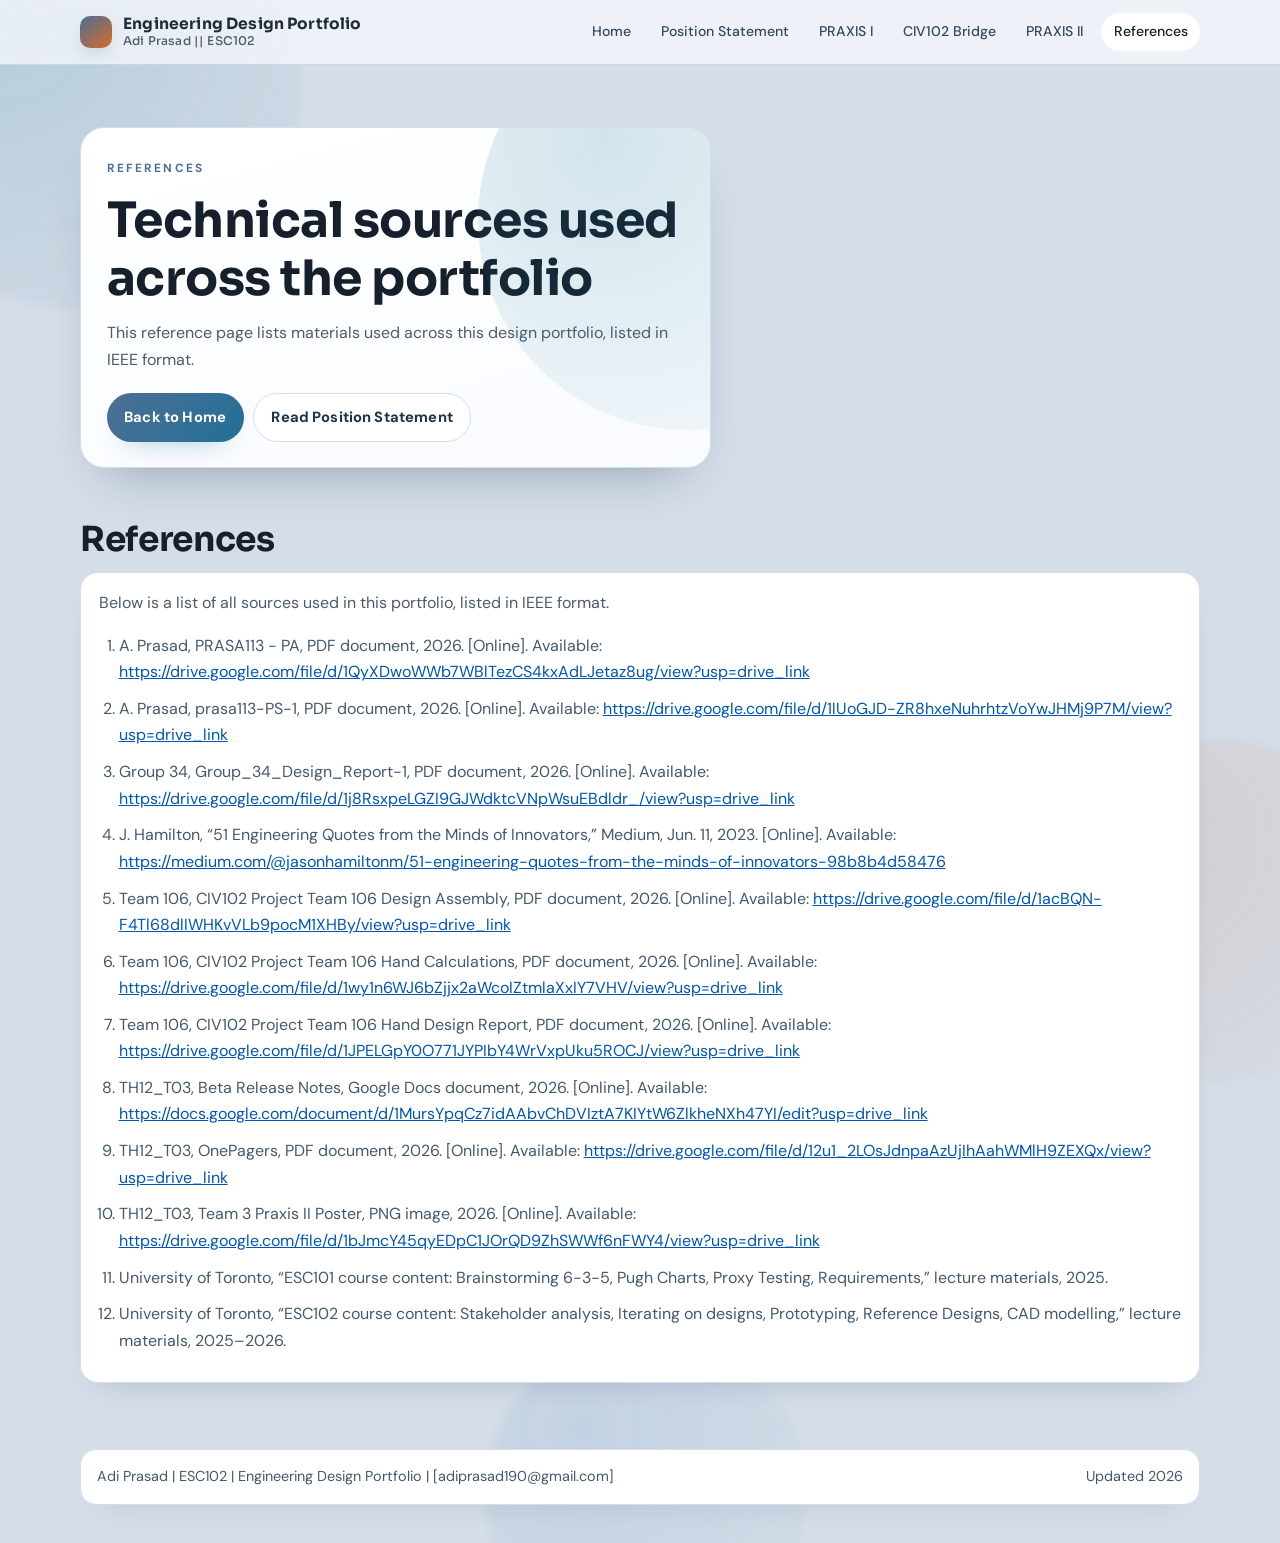
<file: references.html>
<!doctype html>
<html lang="en">
<head>
  <meta charset="UTF-8">
  <meta name="viewport" content="width=device-width, initial-scale=1.0">
  <title>References | EngSci Portfolio</title>
  <script>document.documentElement.classList.add("js");</script>
  <link rel="preconnect" href="https://fonts.googleapis.com">
  <link rel="preconnect" href="https://fonts.gstatic.com" crossorigin>
  <link href="https://fonts.googleapis.com/css2?family=DM+Sans:wght@400;500;700&family=Sora:wght@400;600;700&display=swap" rel="stylesheet">
  <link rel="stylesheet" href="styles.css">
</head>
<body class="page-references">
  <div class="bg-art" aria-hidden="true">
    <span class="bg-orb orb-a"></span>
    <span class="bg-orb orb-b"></span>
    <span class="bg-orb orb-c"></span>
  </div>

  <header class="site-header">
    <div class="container nav-shell">
      <a class="brand" href="index.html">
        <span class="brand-mark"></span>
        <div style="display: flex; flex-direction: column; line-height: 1.2;">
          <span>Engineering Design Portfolio</span>
          <span style="font-size: 0.75rem; font-weight: 500; color: var(--muted);">Adi Prasad || ESC102</span>
        </div>
      </a>
      <nav class="site-nav" aria-label="Primary">
        <a href="index.html">Home</a>
        <a href="position-statement.html">Position Statement</a>
        <a href="praxis-i-magnet-coaster.html">PRAXIS I</a>
        <a href="civ102-bridge-project.html">CIV102 Bridge</a>
        <a href="praxis-ii-handhold-motor-brush.html">PRAXIS II</a>
        <a href="references.html">References</a>
      </nav>
    </div>
  </header>

  <main>
    <section class="hero">
      <div class="container hero-grid">
        <article class="hero-main reveal">
          <p class="eyebrow">References</p>
          <h1>Technical sources used across the portfolio</h1>
          <p>
            This reference page lists materials used across this design portfolio, listed in IEEE format.
          </p>
          <div class="hero-actions">
            <a class="btn btn-primary" href="index.html">Back to Home</a>
            <a class="btn btn-secondary" href="position-statement.html">Read Position Statement</a>
          </div>
        </article>
      </div>
    </section>

    <section class="section">
      <div class="container">
        <h2 class="reveal">References</h2>
        <div class="card reveal" data-delay="70">
          <p>Below is a list of all sources used in this portfolio, listed in IEEE format.</p>
          <ol class="reference-list">
            <li> A. Prasad, PRASA113 - PA, PDF document, 2026. [Online]. Available: <a href="https://drive.google.com/file/d/1QyXDwoWWb7WBlTezCS4kxAdLJetaz8ug/view?usp=drive_link" target="_blank" rel="noopener noreferrer">https://drive.google.com/file/d/1QyXDwoWWb7WBlTezCS4kxAdLJetaz8ug/view?usp=drive_link</a></li>
            <li> A. Prasad, prasa113-PS-1, PDF document, 2026. [Online]. Available: <a href="https://drive.google.com/file/d/1lUoGJD-ZR8hxeNuhrhtzVoYwJHMj9P7M/view?usp=drive_link" target="_blank" rel="noopener noreferrer">https://drive.google.com/file/d/1lUoGJD-ZR8hxeNuhrhtzVoYwJHMj9P7M/view?usp=drive_link</a></li>
            <li> Group 34, Group_34_Design_Report-1, PDF document, 2026. [Online]. Available: <a href="https://drive.google.com/file/d/1j8RsxpeLGZI9GJWdktcVNpWsuEBdldr_/view?usp=drive_link" target="_blank" rel="noopener noreferrer">https://drive.google.com/file/d/1j8RsxpeLGZI9GJWdktcVNpWsuEBdldr_/view?usp=drive_link</a></li>
            <li> J. Hamilton, “51 Engineering Quotes from the Minds of Innovators,” Medium, Jun. 11, 2023. [Online]. Available: <a href="https://medium.com/@jasonhamiltonm/51-engineering-quotes-from-the-minds-of-innovators-98b8b4d58476" target="_blank" rel="noopener noreferrer">https://medium.com/@jasonhamiltonm/51-engineering-quotes-from-the-minds-of-innovators-98b8b4d58476</a></li>
            <li> Team 106, CIV102 Project Team 106 Design Assembly, PDF document, 2026. [Online]. Available: <a href="https://drive.google.com/file/d/1acBQN-F4Tl68dlIWHKvVLb9pocM1XHBy/view?usp=drive_link" target="_blank" rel="noopener noreferrer">https://drive.google.com/file/d/1acBQN-F4Tl68dlIWHKvVLb9pocM1XHBy/view?usp=drive_link</a></li>
            <li> Team 106, CIV102 Project Team 106 Hand Calculations, PDF document, 2026. [Online]. Available: <a href="https://drive.google.com/file/d/1wy1n6WJ6bZjjx2aWcoIZtmlaXxIY7VHV/view?usp=drive_link" target="_blank" rel="noopener noreferrer">https://drive.google.com/file/d/1wy1n6WJ6bZjjx2aWcoIZtmlaXxIY7VHV/view?usp=drive_link</a></li>
            <li> Team 106, CIV102 Project Team 106 Hand Design Report, PDF document, 2026. [Online]. Available: <a href="https://drive.google.com/file/d/1JPELGpY0O771JYPIbY4WrVxpUku5ROCJ/view?usp=drive_link" target="_blank" rel="noopener noreferrer">https://drive.google.com/file/d/1JPELGpY0O771JYPIbY4WrVxpUku5ROCJ/view?usp=drive_link</a></li>
            <li> TH12_T03, Beta Release Notes, Google Docs document, 2026. [Online]. Available: <a href="https://docs.google.com/document/d/1MursYpqCz7idAAbvChDVIztA7KIYtW6ZlkheNXh47YI/edit?usp=drive_link" target="_blank" rel="noopener noreferrer">https://docs.google.com/document/d/1MursYpqCz7idAAbvChDVIztA7KIYtW6ZlkheNXh47YI/edit?usp=drive_link</a></li>
            <li> TH12_T03, OnePagers, PDF document, 2026. [Online]. Available: <a href="https://drive.google.com/file/d/12u1_2LOsJdnpaAzUjIhAahWMlH9ZEXQx/view?usp=drive_link" target="_blank" rel="noopener noreferrer">https://drive.google.com/file/d/12u1_2LOsJdnpaAzUjIhAahWMlH9ZEXQx/view?usp=drive_link</a></li>
            <li> TH12_T03, Team 3 Praxis II Poster, PNG image, 2026. [Online]. Available: <a href="https://drive.google.com/file/d/1bJmcY45qyEDpC1JOrQD9ZhSWWf6nFWY4/view?usp=drive_link" target="_blank" rel="noopener noreferrer">https://drive.google.com/file/d/1bJmcY45qyEDpC1JOrQD9ZhSWWf6nFWY4/view?usp=drive_link</a></li>
            <li> University of Toronto, “ESC101 course content: Brainstorming 6-3-5, Pugh Charts, Proxy Testing, Requirements,” lecture materials, 2025.</li>
            <li> University of Toronto, “ESC102 course content: Stakeholder analysis, Iterating on designs, Prototyping, Reference Designs, CAD modelling,” lecture materials, 2025–2026.</li>
          </ol>
        </div>
      </div>
    </section>
  <footer class="site-footer">
    <div class="container">
      <div class="footer-panel">
        <p>Adi Prasad | ESC102  | Engineering Design Portfolio | [adiprasad190@gmail.com] </p>
        <p>Updated <span data-year></span></p>
      </div>
    </div>
  </footer>

  <script src="script.js"></script>
</body>
</html>
</file>
<file: styles.css>
:root {
  color-scheme: light;
  --bg: #d4dde8;
  --surface: #ffffff;
  --surface-soft: #f7fbff;
  --text: #16202c;
  --muted: #4e5b6b;
  --line: #d4deea;
  --brand: #0d6f8e;
  --brand-2: #d46b2b;
  --radius-lg: 24px;
  --radius-md: 16px;
  --radius-sm: 10px;
  --shadow-lg: 0 26px 50px -30px rgba(15, 38, 62, 0.4);
  --shadow-md: 0 14px 32px -24px rgba(15, 38, 62, 0.33);
  --max-width: 1120px;
  --hero-accent: var(--brand);
}

*,
*::before,
*::after {
  box-sizing: border-box;
}

html,
body {
  margin: 0;
  padding: 0;
}

body {
  font-family: "DM Sans", "Noto Sans", sans-serif;
  background: var(--bg);
  color: var(--text);
  line-height: 1.65;
  min-height: 100vh;
  animation: page-in 0.75s ease both;
}

@keyframes page-in {
  from {
    opacity: 0;
    transform: translateY(8px);
  }

  to {
    opacity: 1;
    transform: translateY(0);
  }
}

h1,
h2,
h3,
h4 {
  margin: 0 0 0.7rem;
  font-family: "Sora", "DM Sans", sans-serif;
  line-height: 1.2;
  letter-spacing: -0.01em;
}

h1 {
  font-size: clamp(1.95rem, 4vw, 3.05rem);
}

h2 {
  font-size: clamp(1.5rem, 3vw, 2.15rem);
}

h3 {
  font-size: 1.15rem;
}

p {
  margin: 0 0 1rem;
  color: var(--muted);
}

a {
  color: inherit;
  text-decoration: none;
}

/* Text Links */
.section p a,
.card p a,
.reference-list a,
.statement-quote a {
  color: #0056b3;
  text-decoration: underline;
  transition: color 0.2s ease;
}

.section p a:hover,
.card p a:hover,
.reference-list a:hover,
.statement-quote a:hover {
  color: #003d80;
}

.container {
  width: min(var(--max-width), calc(100% - 2.2rem));
  margin-inline: auto;
}

.bg-art {
  position: fixed;
  inset: 0;
  z-index: -1;
  pointer-events: none;
  overflow: hidden;
}

.bg-orb {
  position: absolute;
  border-radius: 999px;
  opacity: 0.55;
  filter: blur(4px);
}

.orb-a {
  width: 430px;
  height: 430px;
  top: -120px;
  left: -130px;
  background: radial-gradient(circle at 30% 30%, rgba(13, 111, 142, 0.27), rgba(13, 111, 142, 0));
  animation: drift-one 16s ease-in-out infinite;
}

.orb-b {
  width: 340px;
  height: 340px;
  top: 48%;
  right: -110px;
  background: radial-gradient(circle at 30% 30%, rgba(212, 107, 43, 0.21), rgba(212, 107, 43, 0));
  animation: drift-two 18s ease-in-out infinite;
}

.orb-c {
  width: 320px;
  height: 320px;
  bottom: -110px;
  left: 38%;
  background: radial-gradient(circle at 30% 30%, rgba(64, 129, 178, 0.2), rgba(64, 129, 178, 0));
  animation: drift-three 15s ease-in-out infinite;
}

@keyframes drift-one {
  0%,
  100% {
    transform: translate3d(0, 0, 0);
  }

  50% {
    transform: translate3d(0, -16px, 0);
  }
}

@keyframes drift-two {
  0%,
  100% {
    transform: translate3d(0, 0, 0);
  }

  50% {
    transform: translate3d(-12px, -14px, 0);
  }
}

@keyframes drift-three {
  0%,
  100% {
    transform: translate3d(0, 0, 0);
  }

  50% {
    transform: translate3d(10px, -18px, 0);
  }
}

.site-header {
  position: sticky;
  top: 0;
  z-index: 30;
  border-bottom: 1px solid rgba(146, 162, 184, 0.33);
  background: rgba(243, 246, 251, 0.84);
  backdrop-filter: blur(9px);
}

.nav-shell {
  display: flex;
  align-items: center;
  justify-content: space-between;
  gap: 1rem;
  padding: 0.82rem 0;
}

.brand {
  display: inline-flex;
  align-items: center;
  gap: 0.7rem;
  font-family: "Sora", "DM Sans", sans-serif;
  font-weight: 700;
  font-size: 0.97rem;
  color: #1f2d3a;
  letter-spacing: 0.01em;
}

.brand-mark {
  width: 2rem;
  height: 2rem;
  display: grid;
  place-items: center;
  border-radius: 10px;
  color: #ffffff;
  font-size: 0.82rem;
  background: linear-gradient(140deg, var(--hero-accent), var(--brand-2));
  box-shadow: 0 8px 20px -10px rgba(15, 38, 62, 0.55);
}

.site-nav {
  display: flex;
  flex-wrap: wrap;
  justify-content: flex-end;
  gap: 0.35rem;
}

.site-nav a {
  padding: 0.45rem 0.77rem;
  border-radius: 999px;
  color: #32485f;
  font-size: 0.88rem;
  font-weight: 500;
  transition: background-color 0.2s ease, color 0.2s ease, transform 0.2s ease, box-shadow 0.2s ease;
}

.site-nav a:hover {
  transform: translateY(-1px);
  background: rgba(13, 111, 142, 0.12);
  color: #17374e;
}

.site-nav a.active {
  color: #12202d;
  background: var(--surface);
  box-shadow: var(--shadow-md);
}

.hero {
  padding: 3.9rem 0 2rem;
}

.hero-grid {
  display: grid;
  grid-template-columns: 1.2fr 0.9fr;
  gap: 1rem;
}

.hero-main,
.hero-panel {
  border: 1px solid var(--line);
  border-radius: var(--radius-lg);
  box-shadow: var(--shadow-lg);
}

.hero-main {
  position: relative;
  overflow: hidden;
  padding: clamp(1.25rem, 2vw, 2rem);
  background: linear-gradient(165deg, #ffffff, #f8fbff);
}

.hero-main::after {
  content: "";
  position: absolute;
  right: -30%;
  top: -35%;
  width: 420px;
  height: 420px;
  border-radius: 999px;
  background: radial-gradient(circle at 30% 30%, rgba(13, 111, 142, 0.18), rgba(13, 111, 142, 0));
  pointer-events: none;
}

.eyebrow {
  display: inline-flex;
  margin-bottom: 0.85rem;
  font-size: 0.74rem;
  letter-spacing: 0.18em;
  text-transform: uppercase;
  font-weight: 700;
  color: var(--hero-accent);
}

.hero-actions {
  display: flex;
  flex-wrap: wrap;
  gap: 0.58rem;
  margin-top: 1.25rem;
}

.btn {
  display: inline-flex;
  align-items: center;
  justify-content: center;
  gap: 0.5rem;
  border-radius: 999px;
  padding: 0.7rem 1.1rem;
  font-size: 0.92rem;
  font-weight: 700;
  letter-spacing: 0.01em;
  transition: transform 0.22s ease, box-shadow 0.22s ease, border-color 0.22s ease, background-color 0.22s ease;
}

.btn:hover {
  transform: translateY(-2px);
}

.btn-primary {
  color: #ffffff;
  background: linear-gradient(130deg, var(--hero-accent), #236f96);
  box-shadow: 0 12px 28px -20px rgba(13, 111, 142, 0.9);
}

.btn-secondary {
  color: #19354a;
  background: var(--surface);
  border: 1px solid var(--line);
}

.btn-secondary:hover {
  border-color: rgba(13, 111, 142, 0.48);
  box-shadow: 0 12px 24px -20px rgba(15, 38, 62, 0.5);
}

.hero-panel {
  padding: 1.2rem 1.2rem 1.1rem;
  background: linear-gradient(180deg, #ffffff, #f9fbff);
}

.panel-label {
  margin-bottom: 0.2rem;
  font-weight: 700;
  font-size: 0.92rem;
  color: #17374e;
}

.metric-grid {
  display: grid;
  grid-template-columns: repeat(2, minmax(0, 1fr));
  gap: 0.65rem;
  margin: 1rem 0;
}

.metric {
  border: 1px solid var(--line);
  border-radius: 12px;
  background: #ffffff;
  padding: 0.72rem 0.75rem;
}

.metric strong {
  display: block;
  margin-bottom: 0.1rem;
  color: #162f42;
  font-family: "Sora", "DM Sans", sans-serif;
  font-size: 1.02rem;
}

.metric span {
  font-size: 0.82rem;
  color: #4f6276;
}

.clean-list {
  margin: 0.5rem 0 0;
  padding-left: 1rem;
  color: #3e5368;
}

.clean-list li {
  margin-bottom: 0.4rem;
}

.section {
  padding: 1.2rem 0 2.3rem;
}

.section-intro {
  max-width: 70ch;
  margin-bottom: 1.2rem;
}

.cards {
  display: grid;
  gap: 1rem;
}

.cards.two {
  grid-template-columns: repeat(2, minmax(0, 1fr));
}

.cards.three {
  grid-template-columns: repeat(3, minmax(0, 1fr));
}

.card {
  border: 1px solid var(--line);
  border-radius: 18px;
  background: var(--surface);
  box-shadow: var(--shadow-md);
  padding: 1.1rem;
  transition: transform 0.3s ease, box-shadow 0.3s ease, border-color 0.3s ease;
}

.card:hover {
  transform: translateY(-5px);
  border-color: rgba(13, 111, 142, 0.33);
  box-shadow: 0 24px 40px -28px rgba(15, 38, 62, 0.6);
}

.card p:last-child {
  margin-bottom: 0;
}

.link-card {
  display: block;
}

.link-card h3 {
  display: inline-flex;
  align-items: center;
  gap: 0.4rem;
}

.link-card h3::after {
  content: "->";
  color: var(--hero-accent);
  font-size: 0.9rem;
  transition: transform 0.2s ease;
}

.link-card:hover h3::after {
  transform: translateX(4px);
}

.tag-row {
  display: flex;
  flex-wrap: wrap;
  gap: 0.4rem;
  margin-top: 0.7rem;
}

.tag {
  display: inline-flex;
  border-radius: 999px;
  padding: 0.22rem 0.58rem;
  font-size: 0.77rem;
  font-weight: 700;
  color: #204d67;
  background: #eaf3fb;
}

.split {
  display: grid;
  grid-template-columns: 1.08fr 0.92fr;
  gap: 1rem;
}

.timeline {
  display: grid;
  gap: 0.75rem;
}

.timeline-item {
  position: relative;
  border: 1px solid var(--line);
  border-radius: 14px;
  background: var(--surface);
  box-shadow: var(--shadow-md);
  padding: 0.9rem 0.95rem 0.9rem 1.05rem;
}

.timeline-item::before {
  content: "";
  position: absolute;
  left: 0;
  top: 0.9rem;
  bottom: 0.9rem;
  width: 4px;
  border-radius: 999px;
  background: linear-gradient(180deg, var(--hero-accent), var(--brand-2));
}

.timeline-item strong {
  display: block;
  margin-bottom: 0.25rem;
  color: #1c3751;
}

.timeline-item p {
  margin: 0;
  font-size: 0.93rem;
}

.table-wrap {
  overflow: auto;
  border-radius: var(--radius-md);
  border: 1px solid var(--line);
  box-shadow: var(--shadow-md);
  background: var(--surface);
}

.data-table {
  border-collapse: collapse;
  width: 100%;
  min-width: 620px;
}

.data-table th,
.data-table td {
  text-align: left;
  padding: 0.72rem 0.85rem;
  border-bottom: 1px solid var(--line);
  font-size: 0.92rem;
  vertical-align: top;
}

.data-table thead th {
  background: #edf4fb;
  color: #28455c;
  font-family: "Sora", "DM Sans", sans-serif;
  font-size: 0.76rem;
  letter-spacing: 0.08em;
  text-transform: uppercase;
}

.data-table tbody tr:last-child td {
  border-bottom: none;
}

.statement-quote {
  border-left: 4px solid var(--hero-accent);
  background: #ffffff;
  border: 1px solid var(--line);
  border-left: 4px solid var(--hero-accent);
  border-radius: 12px;
  padding: 1rem 1.1rem;
  box-shadow: var(--shadow-md);
  margin: 0;
}

.statement-quote p {
  margin: 0;
  color: #2f4558;
  font-size: 1.03rem;
}

.reference-list {
  margin: 0;
  padding-left: 1.25rem;
}

.reference-list li {
  margin-bottom: 0.65rem;
  color: #44596f;
}

.site-footer {
  padding: 1.8rem 0 2.4rem;
}

.footer-panel {
  border: 1px solid var(--line);
  border-radius: var(--radius-md);
  background: var(--surface);
  box-shadow: var(--shadow-md);
  display: flex;
  justify-content: space-between;
  gap: 1rem;
  flex-wrap: wrap;
  padding: 0.95rem 1rem;
}

.footer-panel p {
  margin: 0;
  color: #44586c;
  font-size: 0.9rem;
}

.reveal {
  opacity: 1;
  transform: none;
}

.js .reveal {
  opacity: 0;
  transform: translateY(18px);
  transition: opacity 0.64s ease, transform 0.64s ease;
}

.js .reveal.in-view {
  opacity: 1;
  transform: translateY(0);
}

.page-home {
  --hero-accent: #0d6f8e;
}

.page-position {
  --hero-accent: #1a6786;
}

.page-praxis1 {
  --hero-accent: #1b825f;
}

.page-civ102 {
  --hero-accent: #8c6222;
}

.page-praxis2 {
  --hero-accent: #14756f;
}

.page-references {
  --hero-accent: #4d6f95;
}

/* Tabs Component */
.tabs-header {
  display: flex;
  gap: 1rem;
  border-bottom: 2px solid var(--line);
  margin-bottom: 1.5rem;
  overflow-x: auto;
  padding-bottom: 0.5rem;
}
.tab-btn {
  background: none;
  border: none;
  font-family: 'Sora', sans-serif;
  font-size: 1rem;
  font-weight: 600;
  color: var(--muted);
  cursor: pointer;
  padding: 0.5rem 1rem;
  border-bottom: 3px solid transparent;
  transition: all 0.2s ease;
  white-space: nowrap;
}
.tab-btn:hover {
  color: var(--text-heading);
}
.tab-btn.active {
  color: var(--hero-accent, var(--brand));
  border-bottom-color: var(--hero-accent, var(--brand));
}
.tab-pane {
  display: none;
  animation: fadeIn 0.3s ease;
}
.tab-pane.active {
  display: block;
}
@keyframes fadeIn {
  from { opacity: 0; transform: translateY(5px); }
  to { opacity: 1; transform: translateY(0); }
}

@media (max-width: 1000px) {
  .hero-grid,
  .split {
    grid-template-columns: 1fr;
  }

  .cards.three {
    grid-template-columns: repeat(2, minmax(0, 1fr));
  }
}

@media (max-width: 760px) {
  .site-header {
    position: static;
  }

  .nav-shell {
    align-items: flex-start;
    flex-direction: column;
  }

  .site-nav {
    width: 100%;
    justify-content: flex-start;
  }

  .hero {
    padding-top: 2.2rem;
  }

  .cards.two,
  .cards.three {
    grid-template-columns: 1fr;
  }

  .metric-grid {
    grid-template-columns: 1fr 1fr;
  }
}

@media (max-width: 560px) {
  .container {
    width: min(var(--max-width), calc(100% - 1.25rem));
  }

  .metric-grid {
    grid-template-columns: 1fr;
  }

  .hero-main,
  .hero-panel,
  .card,
  .timeline-item {
    border-radius: 14px;
  }
}

@media (prefers-reduced-motion: reduce) {
  *,
  *::before,
  *::after {
    animation: none !important;
    transition: none !important;
    scroll-behavior: auto !important;
  }

  .js .reveal {
    opacity: 1;
    transform: none;
  }
}
</file>
